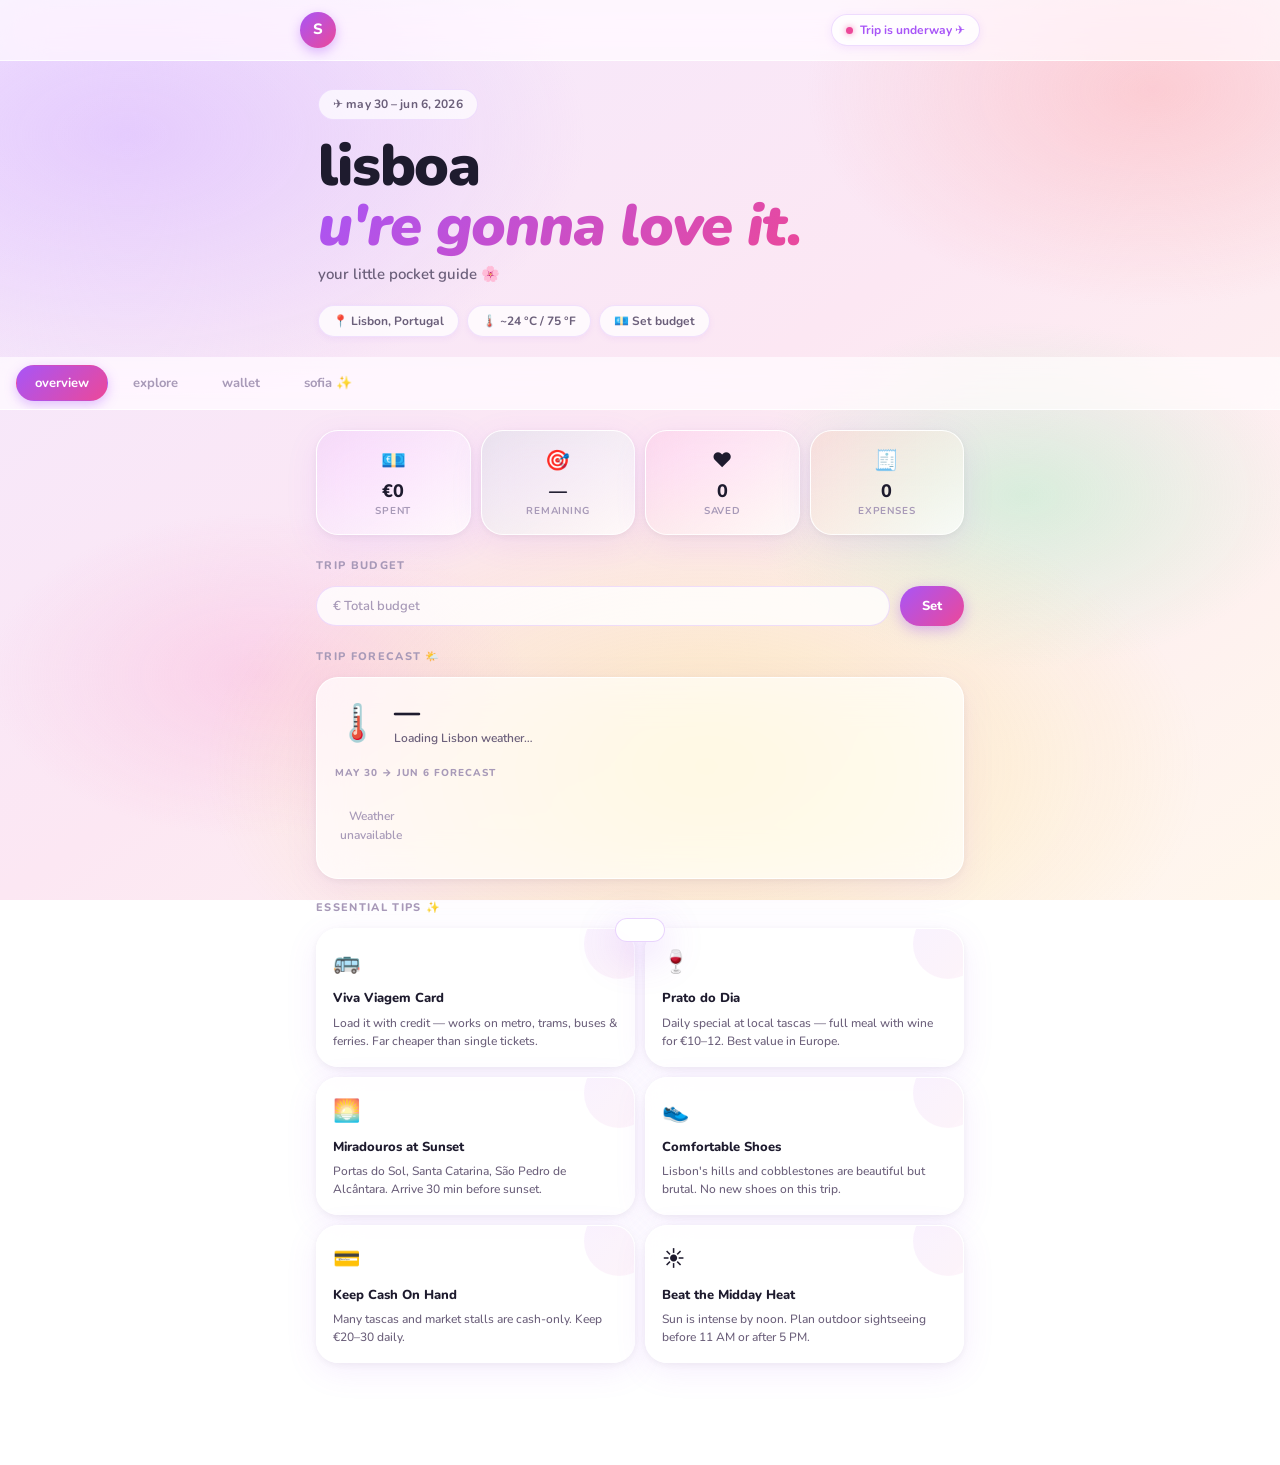
<file: index.html>
<!DOCTYPE html>
<html lang="en">
<head>
  <meta charset="UTF-8" />
  <meta name="viewport" content="width=device-width, initial-scale=1.0" />
  <title>Lisboa — Travel Companion</title>
  <link rel="stylesheet" href="styles.css" />
  <link rel="preconnect" href="https://fonts.googleapis.com" />
  <link rel="preconnect" href="https://fonts.gstatic.com" crossorigin />
  <link href="https://fonts.googleapis.com/css2?family=Nunito:ital,wght@0,400;0,600;0,700;0,800;0,900;1,400;1,700&family=Inter:wght@400;500;600&display=swap" rel="stylesheet" />
</head>
<body>

  <!-- ── TOP BAR ── -->
  <div class="topbar">
    <div class="topbar-inner">
      <div class="topbar-left">
        <div class="avatar">S</div>
      </div>
      <div class="topbar-right">
        <div class="countdown-chip" id="countdown-chip">
          <span class="chip-dot"></span>
          <span id="countdown-text">Loading…</span>
        </div>
      </div>
    </div>
  </div>

  <!-- ── HERO ── -->
  <div class="hero">
    <div class="hero-eyebrow">✈️ may 30 – jun 6, 2026</div>
    <h1 class="hero-heading" id="hero-heading">lisboa<br/><em>u're gonna love it.</em></h1>
    <div class="hero-sub">your little pocket guide 🌸</div>
    <div class="hero-chips">
      <div class="hero-chip">📍 Lisbon, Portugal</div>
      <div class="hero-chip" id="chip-weather">🌡️ ~24 °C / 75 °F</div>
      <div class="hero-chip">💶 <span id="chip-budget">Set budget</span></div>
    </div>
  </div>

  <!-- ── NAV ── -->
  <nav class="nav">
    <button class="nav-btn active" data-tab="overview">overview</button>
    <button class="nav-btn" data-tab="suggestions">explore</button>
    <button class="nav-btn" data-tab="payments">wallet</button>
    <button class="nav-btn" data-tab="agent">sofia ✨</button>
  </nav>

  <main class="main">

    <!-- ══ OVERVIEW ══ -->
    <section id="tab-overview" class="tab-section active">

      <!-- Stat row -->
      <div class="stat-row">
        <div class="stat-card">
          <div class="stat-icon">💶</div>
          <div class="stat-val" id="ov-spent">€0</div>
          <div class="stat-label">Spent</div>
        </div>
        <div class="stat-card">
          <div class="stat-icon">🎯</div>
          <div class="stat-val" id="ov-remaining">—</div>
          <div class="stat-label">Remaining</div>
        </div>
        <div class="stat-card">
          <div class="stat-icon">❤️</div>
          <div class="stat-val" id="ov-places">0</div>
          <div class="stat-label">Saved</div>
        </div>
        <div class="stat-card">
          <div class="stat-icon">🧾</div>
          <div class="stat-val" id="ov-transactions">0</div>
          <div class="stat-label">Expenses</div>
        </div>
      </div>

      <!-- Budget -->
      <div class="section-block">
        <div class="section-label">Trip Budget</div>
        <div class="budget-row">
          <input type="number" id="budget-input" class="pill-input" placeholder="€ Total budget" min="0" />
          <button class="pill-btn" onclick="setBudget()">Set</button>
        </div>
        <div id="budget-bar-wrap" style="display:none" class="budget-bar-wrap">
          <div class="budget-bar"><div class="budget-bar-fill" id="budget-bar-fill"></div></div>
          <div class="budget-bar-labels">
            <span id="budget-bar-spent">€0 spent</span>
            <span id="budget-bar-total">of €0</span>
          </div>
        </div>
      </div>

      <!-- Live weather + trip forecast -->
      <div class="section-label">trip forecast 🌤️</div>
      <div class="glass-card" style="margin-bottom:20px">
        <div id="live-weather-card" class="live-wx-now" style="margin-bottom:14px">
          <div class="live-wx-emoji">🌡️</div>
          <div><div class="live-wx-temp">—</div><div class="live-wx-desc">Loading Lisbon weather…</div></div>
        </div>
        <div class="wx-label">may 30 → jun 6 forecast</div>
        <div id="wx-forecast" class="wx-row">
          <p class="empty-state" style="padding:8px 0">Fetching forecast…</p>
        </div>
      </div>

      <!-- Tips grid -->
      <div class="section-label">essential tips ✨</div>
      <div class="tips-grid">
        <div class="tip-card">
          <div class="tip-card-icon">🚌</div>
          <div class="tip-card-title">Viva Viagem Card</div>
          <div class="tip-card-body">Load it with credit — works on metro, trams, buses & ferries. Far cheaper than single tickets.</div>
        </div>
        <div class="tip-card">
          <div class="tip-card-icon">🍷</div>
          <div class="tip-card-title">Prato do Dia</div>
          <div class="tip-card-body">Daily special at local tascas — full meal with wine for €10–12. Best value in Europe.</div>
        </div>
        <div class="tip-card">
          <div class="tip-card-icon">🌅</div>
          <div class="tip-card-title">Miradouros at Sunset</div>
          <div class="tip-card-body">Portas do Sol, Santa Catarina, São Pedro de Alcântara. Arrive 30 min before sunset.</div>
        </div>
        <div class="tip-card">
          <div class="tip-card-icon">👟</div>
          <div class="tip-card-title">Comfortable Shoes</div>
          <div class="tip-card-body">Lisbon's hills and cobblestones are beautiful but brutal. No new shoes on this trip.</div>
        </div>
        <div class="tip-card">
          <div class="tip-card-icon">💳</div>
          <div class="tip-card-title">Keep Cash On Hand</div>
          <div class="tip-card-body">Many tascas and market stalls are cash-only. Keep €20–30 daily.</div>
        </div>
        <div class="tip-card">
          <div class="tip-card-icon">☀️</div>
          <div class="tip-card-title">Beat the Midday Heat</div>
          <div class="tip-card-body">Sun is intense by noon. Plan outdoor sightseeing before 11 AM or after 5 PM.</div>
        </div>
      </div>
    </section>

    <!-- ══ SUGGESTIONS ══ -->
    <section id="tab-suggestions" class="tab-section">
      <div class="section-label" style="margin-bottom:14px">Expert Picks for Lisboa</div>
      <div class="filter-row">
        <button class="filter-pill active" data-filter="all">All</button>
        <button class="filter-pill" data-filter="sight">Sights</button>
        <button class="filter-pill" data-filter="food">Food & Drink</button>
        <button class="filter-pill" data-filter="daytrip">Day Trips</button>
        <button class="filter-pill" data-filter="experience">Experiences</button>
      </div>
      <div class="suggest-grid" id="suggestions-grid"></div>
    </section>

    <!-- ══ PAYMENTS ══ -->
    <section id="tab-payments" class="tab-section">

      <!-- Currency converter -->
      <div class="section-label">currency converter 💱</div>
      <div class="glass-card" style="margin-bottom:20px">
        <div class="conv-row">
          <input type="number" id="conv-amount" class="pill-input" placeholder="€ Euros" min="0" step="0.01" style="flex:1" />
          <span class="conv-arrow">→</span>
          <select id="conv-to" class="pill-input" style="flex:0 0 110px">
            <option value="GBP">🇬🇧 GBP</option>
            <option value="USD">🇺🇸 USD</option>
            <option value="JPY">🇯🇵 JPY</option>
            <option value="AUD">🇦🇺 AUD</option>
            <option value="CHF">🇨🇭 CHF</option>
          </select>
        </div>
        <div class="conv-result-row">
          <span class="conv-result-label">you get</span>
          <span id="conv-result" class="conv-result-val">—</span>
        </div>
        <div class="rate-label">live rates · source: ECB via frankfurter.app</div>
        <div id="rate-list" class="rate-list">
          <p class="empty-state" style="padding:4px 0">Loading rates…</p>
        </div>
      </div>

      <!-- Add form -->
      <div class="section-label">Add Expense</div>
      <div class="glass-card">
        <div class="form-group">
          <input type="text" id="exp-desc" class="pill-input full" placeholder="Description — e.g. Lunch at Alfama" />
        </div>
        <div class="form-row2">
          <input type="number" id="exp-amount" class="pill-input" placeholder="€ Amount" min="0" step="0.01" />
          <select id="exp-category" class="pill-input">
            <option value="food">🍽️ Food & Drink</option>
            <option value="transport">🚌 Transport</option>
            <option value="accommodation">🏨 Accommodation</option>
            <option value="activities">🎟️ Activities</option>
            <option value="shopping">🛍️ Shopping</option>
            <option value="other">📦 Other</option>
          </select>
        </div>
        <div class="form-row2">
          <input type="date" id="exp-date" class="pill-input" />
          <button class="pill-btn wide" onclick="addExpense()">Add Expense</button>
        </div>
      </div>

      <!-- Category breakdown -->
      <div class="section-label">By Category</div>
      <div class="glass-card" id="category-summary">
        <p class="empty-state">No expenses yet.</p>
      </div>

      <!-- Expense list -->
      <div class="expense-list-header">
        <div class="section-label" style="margin:0">All Expenses</div>
        <span class="total-badge" id="expense-total-badge">€0.00</span>
      </div>
      <div class="glass-card" id="expense-list">
        <p class="empty-state">Start tracking your Lisbon spending!</p>
      </div>
    </section>

    <!-- ══ TRAVEL AGENT ══ -->
    <section id="tab-agent" class="tab-section">

      <!-- Sofia profile -->
      <div class="sofia-card">
        <div class="sofia-avatar">🧳</div>
        <div class="sofia-info">
          <div class="sofia-name">Sofia</div>
          <div class="sofia-title">Your Lisbon Expert</div>
          <div class="sofia-bio">15+ years in Portugal & the Algarve. Born in Porto, based in London.</div>
        </div>
        <div class="sofia-status"><span class="online-dot"></span> Online</div>
      </div>

      <!-- Topic buttons -->
      <div class="section-label">Ask Sofia About</div>
      <div class="topic-grid">
        <button class="topic-card" onclick="showAdvice('neighbourhood')">
          <span class="topic-icon">🏘️</span>
          <span class="topic-label">Neighbourhoods</span>
        </button>
        <button class="topic-card" onclick="showAdvice('food')">
          <span class="topic-icon">🍽️</span>
          <span class="topic-label">Food Guide</span>
        </button>
        <button class="topic-card" onclick="showAdvice('transport')">
          <span class="topic-icon">🚌</span>
          <span class="topic-label">Getting Around</span>
        </button>
        <button class="topic-card" onclick="showAdvice('budget')">
          <span class="topic-icon">💶</span>
          <span class="topic-label">Budget Tips</span>
        </button>
        <button class="topic-card" onclick="showAdvice('safety')">
          <span class="topic-icon">🔒</span>
          <span class="topic-label">Safety & Scams</span>
        </button>
        <button class="topic-card" onclick="showAdvice('packing')">
          <span class="topic-icon">🎒</span>
          <span class="topic-label">Packing List</span>
        </button>
        <button class="topic-card" onclick="showAdvice('fado')">
          <span class="topic-icon">🎵</span>
          <span class="topic-label">Fado & Nightlife</span>
        </button>
        <button class="topic-card" onclick="showAdvice('daytrips')">
          <span class="topic-icon">🌊</span>
          <span class="topic-label">Day Trips</span>
        </button>
      </div>

      <!-- Advice panel -->
      <div class="advice-panel" id="advice-card" style="display:none">
        <div class="advice-panel-header">
          <span id="advice-icon" class="advice-panel-icon"></span>
          <h3 id="advice-title" class="advice-panel-title"></h3>
        </div>
        <div id="advice-body" class="advice-panel-body"></div>
      </div>

      <!-- 8-day itinerary -->
      <div class="section-label" style="margin-top:8px">8-Day Itinerary</div>
      <div class="glass-card">
        <div class="itinerary">
          <div class="itin-day">
            <div class="itin-day-chip">Day 1<br/><small>May 30</small></div>
            <div class="itin-day-body">
              <strong>Arrival & Baixa/Chiado</strong>
              <p>Check in, stroll Rua Augusta. Pastel de nata stop. Evening rooftop drinks at TOPO Chiado.</p>
            </div>
          </div>
          <div class="itin-day">
            <div class="itin-day-chip">Day 2<br/><small>May 31</small></div>
            <div class="itin-day-body">
              <strong>Alfama & Fado Night</strong>
              <p>São Jorge Castle, Alfama alleys, Portas do Sol. Evening: authentic fado at Tasca do Chico — book ahead!</p>
            </div>
          </div>
          <div class="itin-day">
            <div class="itin-day-chip">Day 3<br/><small>Jun 1</small></div>
            <div class="itin-day-body">
              <strong>Belém District</strong>
              <p>Jerónimos Monastery, Torre de Belém, MAAT. The original pastel de nata at Pastéis de Belém.</p>
            </div>
          </div>
          <div class="itin-day">
            <div class="itin-day-chip">Day 4<br/><small>Jun 2</small></div>
            <div class="itin-day-body">
              <strong>Day Trip: Sintra</strong>
              <p>Train from Rossio (40 min, €2.35). Pena Palace first thing. Quinta da Regaleira if time allows.</p>
            </div>
          </div>
          <div class="itin-day">
            <div class="itin-day-chip">Day 5<br/><small>Jun 3</small></div>
            <div class="itin-day-body">
              <strong>LX Factory & Santos</strong>
              <p>LX Factory market. Explore Santos & Cais do Sodré. Pink Street for evening drinks.</p>
            </div>
          </div>
          <div class="itin-day">
            <div class="itin-day-chip">Day 6<br/><small>Jun 4</small></div>
            <div class="itin-day-body">
              <strong>Day Trip: Arrábida</strong>
              <p>Rent a car — turquoise waters rivalling the Caribbean. Pack a picnic. Stop at a winery on the way back.</p>
            </div>
          </div>
          <div class="itin-day">
            <div class="itin-day-chip">Day 7<br/><small>Jun 5</small></div>
            <div class="itin-day-body">
              <strong>Príncipe Real & Graça</strong>
              <p>Antique market, botanical garden, Museu do Azulejo. Sunset at Miradouro da Graça.</p>
            </div>
          </div>
          <div class="itin-day">
            <div class="itin-day-chip">Day 8<br/><small>Jun 6</small></div>
            <div class="itin-day-body">
              <strong>Last Bites & Departure</strong>
              <p>Time Out Market feast. Pick up ginjinha, tinned fish, azulejo tiles. Airport: allow 45 min from centre.</p>
            </div>
          </div>
        </div>
      </div>

      <!-- Packing list -->
      <div id="packing-section" style="display:none">
        <div class="section-label" style="margin-top:8px">Packing Checklist</div>
        <div class="glass-card">
          <div id="packing-list" class="packing-list"></div>
        </div>
      </div>

    </section>
  </main>

  <div class="toast" id="toast"></div>

  <script src="data.js"></script>
  <script src="app.js"></script>
</body>
</html>
</file>
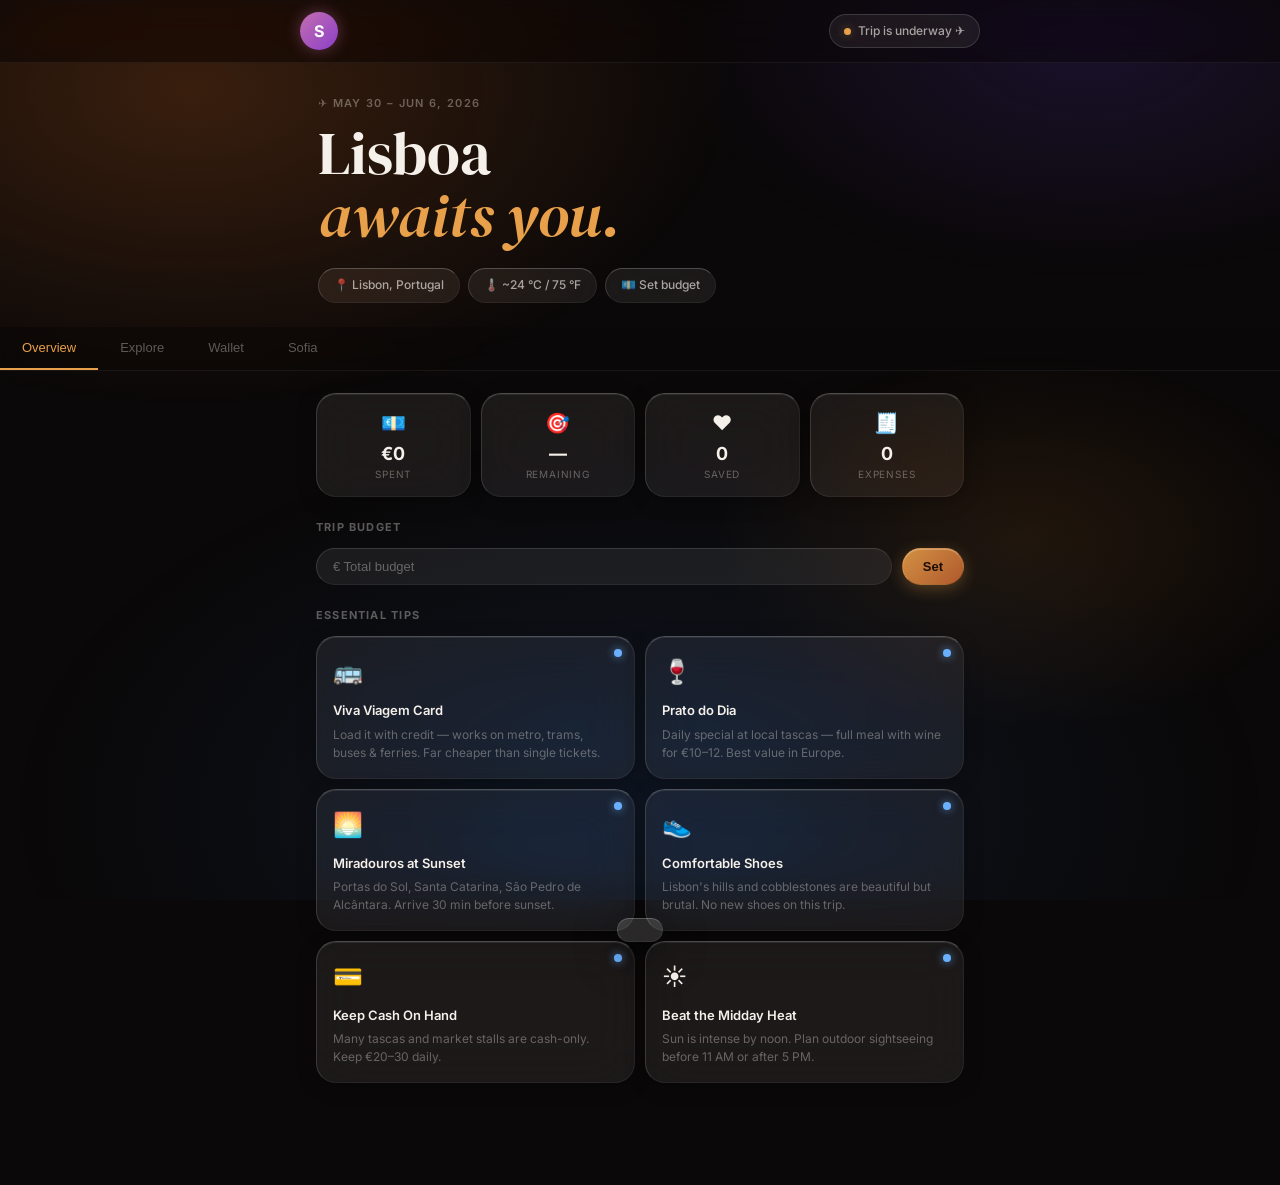
<file: lisbon-travel.html>
<!DOCTYPE html>
<html lang="en">
<head>
  <meta charset="UTF-8" />
  <meta name="viewport" content="width=device-width, initial-scale=1.0" />
  <title>Lisboa — Travel Companion</title>
  <style>
/* ── Reset ──────────────────────────────────────────────────────────────────── */
*, *::before, *::after { box-sizing: border-box; margin: 0; padding: 0; }

:root {
  /* Base */
  --bg:           #0a0808;
  --text:         #f5f0ea;
  --text-soft:    rgba(245,240,234,0.65);
  --text-muted:   rgba(245,240,234,0.35);

  /* Gold accent */
  --gold:         #e8a04a;
  --gold-light:   #f5c47a;
  --gold-glow:    rgba(232,160,74,0.35);

  /* SwiftUI glass layers — dark mode materials */
  --glass-ultra:  rgba(255,255,255,0.04);   /* .ultraThinMaterial */
  --glass-thin:   rgba(255,255,255,0.07);   /* .thinMaterial      */
  --glass-reg:    rgba(255,255,255,0.10);   /* .regularMaterial   */
  --glass-thick:  rgba(255,255,255,0.14);   /* .thickMaterial     */

  --glass-border: rgba(255,255,255,0.14);
  --glass-border-hi: rgba(255,255,255,0.22); /* top-edge highlight */
  --glass-border-lo: rgba(255,255,255,0.06);

  --blur:         saturate(200%) blur(24px);

  /* Semantic */
  --blue:         #6ab0ff;
  --green:        #5ecb8a;
  --red:          #f06060;

  --r:            20px;
  --r-sm:         13px;
  --r-pill:       999px;
}

html { scroll-behavior: smooth; }

body {
  font-family: 'Inter', system-ui, -apple-system, sans-serif;
  background: var(--bg);
  color: var(--text);
  min-height: 100vh;
  font-size: 14px;
  line-height: 1.55;
  -webkit-font-smoothing: antialiased;
  overflow-x: hidden;
}

/* ── Background: gradient orbs (something to blur through) ────────────────── */
body::before {
  content: '';
  position: fixed;
  inset: 0;
  z-index: 0;
  background:
    radial-gradient(ellipse 60% 50% at 15% 10%,  rgba(180,90,30,0.28)  0%, transparent 70%),
    radial-gradient(ellipse 50% 40% at 85% 5%,   rgba(100,60,200,0.18) 0%, transparent 65%),
    radial-gradient(ellipse 70% 60% at 50% 90%,  rgba(40,100,180,0.15) 0%, transparent 70%),
    radial-gradient(ellipse 40% 35% at 80% 60%,  rgba(200,120,40,0.12) 0%, transparent 60%);
  pointer-events: none;
}
body > * { position: relative; z-index: 1; }

/* ── Glass mixin helpers ───────────────────────────────────────────────────── */
.glass,
.glass-card,
.stat-card,
.tip-card,
.suggest-card,
.sofia-card,
.topic-card,
.advice-panel,
.topbar,
.nav,
.hero-chip,
.countdown-chip,
.meta-chip,
.filter-pill,
.itin-day-chip,
.total-badge,
.tag,
.expense-list-header {
  backdrop-filter: var(--blur);
  -webkit-backdrop-filter: var(--blur);
}

/* ── Top bar ─────────────────────────────────────────────────────────────────── */
.topbar {
  position: sticky;
  top: 0;
  z-index: 100;
  background: rgba(10,8,8,0.6);
  border-bottom: 1px solid var(--glass-border-lo);
  padding: 12px 18px;
}
.topbar-inner {
  max-width: 680px;
  margin: 0 auto;
  display: flex;
  justify-content: space-between;
  align-items: center;
}
.avatar {
  width: 38px; height: 38px;
  border-radius: 50%;
  background: linear-gradient(135deg, #c46eb0, #8b3fc8);
  color: #fff;
  font-size: 16px;
  font-weight: 700;
  display: flex;
  align-items: center;
  justify-content: center;
  box-shadow: 0 0 16px rgba(196,110,176,0.4);
}
.countdown-chip {
  display: flex;
  align-items: center;
  gap: 7px;
  background: var(--glass-thin);
  border: 1px solid var(--glass-border);
  border-radius: var(--r-pill);
  padding: 7px 14px;
  font-size: 12px;
  font-weight: 500;
  color: var(--text-soft);
}
.chip-dot {
  width: 7px; height: 7px;
  border-radius: 50%;
  background: var(--gold);
  box-shadow: 0 0 8px var(--gold-glow);
  flex-shrink: 0;
}

/* ── Hero ────────────────────────────────────────────────────────────────────── */
.hero {
  max-width: 680px;
  margin: 0 auto;
  padding: 32px 18px 24px;
}
.hero-eyebrow {
  font-size: 11px;
  font-weight: 600;
  color: var(--text-muted);
  text-transform: uppercase;
  letter-spacing: 0.12em;
  margin-bottom: 10px;
}
.hero-heading {
  font-family: 'DM Serif Display', Georgia, serif;
  font-size: clamp(42px, 11vw, 60px);
  font-weight: 400;
  line-height: 1.05;
  color: var(--text);
  margin-bottom: 20px;
}
.hero-heading em { color: var(--gold); font-style: italic; }
.hero-chips { display: flex; flex-wrap: wrap; gap: 8px; }
.hero-chip {
  background: var(--glass-thin);
  border-top: 1px solid var(--glass-border-hi);
  border-left: 1px solid var(--glass-border);
  border-right: 1px solid var(--glass-border-lo);
  border-bottom: 1px solid var(--glass-border-lo);
  border-radius: var(--r-pill);
  padding: 7px 15px;
  font-size: 12px;
  color: var(--text-soft);
  font-weight: 500;
}

/* ── Nav ─────────────────────────────────────────────────────────────────────── */
.nav {
  position: sticky;
  top: 63px;
  z-index: 99;
  background: rgba(10,8,8,0.55);
  border-bottom: 1px solid var(--glass-border-lo);
  display: flex;
  overflow-x: auto;
  scrollbar-width: none;
}
.nav::-webkit-scrollbar { display: none; }
.nav-btn {
  flex-shrink: 0;
  padding: 13px 22px;
  background: none;
  border: none;
  border-bottom: 2px solid transparent;
  color: var(--text-muted);
  font-size: 13px;
  font-weight: 500;
  cursor: pointer;
  transition: color 0.2s, border-color 0.2s;
}
.nav-btn:hover { color: var(--text-soft); }
.nav-btn.active { color: var(--gold); border-bottom-color: var(--gold); }

/* ── Main ────────────────────────────────────────────────────────────────────── */
.main { max-width: 680px; margin: 0 auto; padding: 22px 16px 80px; }
.tab-section { display: none; }
.tab-section.active { display: block; }

/* ── Section label ───────────────────────────────────────────────────────────── */
.section-label {
  font-size: 11px;
  font-weight: 700;
  text-transform: uppercase;
  letter-spacing: 0.11em;
  color: var(--text-muted);
  margin-bottom: 12px;
}

/* ── Glass card (base) ───────────────────────────────────────────────────────── */
.glass-card {
  background: var(--glass-thin);
  border-top: 1px solid var(--glass-border-hi);
  border-left: 1px solid var(--glass-border);
  border-right: 1px solid var(--glass-border-lo);
  border-bottom: 1px solid var(--glass-border-lo);
  border-radius: var(--r);
  padding: 18px;
  margin-bottom: 20px;
  box-shadow: 0 8px 32px rgba(0,0,0,0.3), inset 0 1px 0 rgba(255,255,255,0.08);
}

/* ── Stat row ────────────────────────────────────────────────────────────────── */
.stat-row {
  display: grid;
  grid-template-columns: repeat(4, 1fr);
  gap: 10px;
  margin-bottom: 22px;
}
@media (max-width: 420px) { .stat-row { grid-template-columns: repeat(2, 1fr); } }
.stat-card {
  background: var(--glass-thin);
  border-top: 1px solid var(--glass-border-hi);
  border-left: 1px solid var(--glass-border);
  border-right: 1px solid var(--glass-border-lo);
  border-bottom: 1px solid var(--glass-border-lo);
  border-radius: var(--r);
  padding: 14px 10px;
  text-align: center;
  box-shadow: 0 4px 20px rgba(0,0,0,0.25), inset 0 1px 0 rgba(255,255,255,0.08);
  transition: transform 0.18s;
}
.stat-card:hover { transform: translateY(-2px); }
.stat-icon { font-size: 20px; margin-bottom: 6px; }
.stat-val { font-size: 18px; font-weight: 700; color: var(--text); line-height: 1; margin-bottom: 4px; }
.stat-label { font-size: 10px; text-transform: uppercase; letter-spacing: 0.08em; color: var(--text-muted); }

/* ── Budget ──────────────────────────────────────────────────────────────────── */
.section-block { margin-bottom: 22px; }
.budget-row { display: flex; gap: 10px; margin-bottom: 12px; }
.budget-bar {
  height: 6px;
  background: var(--glass-thin);
  border-radius: var(--r-pill);
  overflow: hidden;
  margin-bottom: 6px;
  border: 1px solid var(--glass-border-lo);
}
.budget-bar-fill {
  height: 100%;
  border-radius: var(--r-pill);
  background: var(--green);
  box-shadow: 0 0 8px rgba(94,203,138,0.5);
  transition: width 0.5s ease, background 0.4s;
}
.budget-bar-labels { display: flex; justify-content: space-between; font-size: 11px; color: var(--text-muted); }

/* ── Inputs & buttons ────────────────────────────────────────────────────────── */
.pill-input {
  background: var(--glass-thin);
  border-top: 1px solid var(--glass-border);
  border-left: 1px solid var(--glass-border);
  border-right: 1px solid var(--glass-border-lo);
  border-bottom: 1px solid var(--glass-border-lo);
  border-radius: var(--r-pill);
  color: var(--text);
  padding: 10px 16px;
  font-size: 13px;
  outline: none;
  appearance: none;
  flex: 1;
  min-width: 0;
  transition: border-color 0.2s, box-shadow 0.2s;
}
.pill-input::placeholder { color: var(--text-muted); }
.pill-input:focus {
  border-color: rgba(232,160,74,0.5);
  box-shadow: 0 0 0 3px rgba(232,160,74,0.12), inset 0 1px 0 rgba(255,255,255,0.08);
}
.pill-input option { background: #1a1410; }
.pill-input.full { width: 100%; border-radius: var(--r-sm); }

.pill-btn {
  background: linear-gradient(135deg, rgba(232,160,74,0.9), rgba(192,96,48,0.9));
  border-top: 1px solid rgba(255,220,140,0.35);
  border-left: 1px solid rgba(255,200,100,0.2);
  border-right: 1px solid rgba(0,0,0,0.1);
  border-bottom: 1px solid rgba(0,0,0,0.15);
  border-radius: var(--r-pill);
  color: #1a0e05;
  font-size: 13px;
  font-weight: 700;
  padding: 10px 20px;
  cursor: pointer;
  white-space: nowrap;
  box-shadow: 0 4px 16px rgba(232,160,74,0.3), inset 0 1px 0 rgba(255,255,255,0.25);
  transition: opacity 0.18s, transform 0.12s;
  flex-shrink: 0;
}
.pill-btn:hover { opacity: 0.92; transform: translateY(-1px); }
.pill-btn:active { transform: scale(0.97); }
.pill-btn.wide { flex: 1; border-radius: var(--r-sm); }

/* ── Tips grid ───────────────────────────────────────────────────────────────── */
.tips-grid { display: grid; grid-template-columns: 1fr 1fr; gap: 10px; margin-bottom: 22px; }
@media (max-width: 400px) { .tips-grid { grid-template-columns: 1fr; } }

.tip-card {
  background: var(--glass-thin);
  border-top: 1px solid var(--glass-border-hi);
  border-left: 1px solid var(--glass-border);
  border-right: 1px solid var(--glass-border-lo);
  border-bottom: 1px solid var(--glass-border-lo);
  border-radius: var(--r);
  padding: 16px;
  position: relative;
  box-shadow: 0 4px 20px rgba(0,0,0,0.22), inset 0 1px 0 rgba(255,255,255,0.08);
  transition: transform 0.18s, box-shadow 0.18s;
}
.tip-card:hover {
  transform: translateY(-2px);
  box-shadow: 0 10px 30px rgba(0,0,0,0.3), inset 0 1px 0 rgba(255,255,255,0.1);
}
.tip-card::after {
  content: '';
  position: absolute;
  top: 12px; right: 12px;
  width: 8px; height: 8px;
  border-radius: 50%;
  background: var(--blue);
  box-shadow: 0 0 8px rgba(106,176,255,0.7);
}
.tip-card-icon { font-size: 24px; margin-bottom: 10px; }
.tip-card-title { font-size: 13px; font-weight: 600; color: var(--text); margin-bottom: 5px; }
.tip-card-body { font-size: 12px; color: var(--text-muted); line-height: 1.5; }

/* ── Suggestions ─────────────────────────────────────────────────────────────── */
.filter-row { display: flex; flex-wrap: wrap; gap: 7px; margin-bottom: 18px; }
.filter-pill {
  background: var(--glass-ultra);
  border-top: 1px solid var(--glass-border);
  border-left: 1px solid var(--glass-border-lo);
  border-right: 1px solid var(--glass-border-lo);
  border-bottom: 1px solid var(--glass-border-lo);
  border-radius: var(--r-pill);
  color: var(--text-muted);
  font-size: 12px;
  font-weight: 500;
  padding: 6px 14px;
  cursor: pointer;
  transition: all 0.18s;
}
.filter-pill:hover { background: var(--glass-thin); color: var(--text-soft); }
.filter-pill.active {
  background: linear-gradient(135deg, rgba(232,160,74,0.85), rgba(192,96,48,0.85));
  border-color: rgba(255,220,140,0.3);
  color: #1a0e05;
  font-weight: 700;
  box-shadow: 0 4px 14px rgba(232,160,74,0.3);
}

.suggest-grid { display: grid; grid-template-columns: 1fr 1fr; gap: 10px; }
@media (max-width: 380px) { .suggest-grid { grid-template-columns: 1fr; } }

.suggest-card {
  background: var(--glass-thin);
  border-top: 1px solid var(--glass-border-hi);
  border-left: 1px solid var(--glass-border);
  border-right: 1px solid var(--glass-border-lo);
  border-bottom: 1px solid var(--glass-border-lo);
  border-radius: var(--r);
  padding: 16px;
  position: relative;
  box-shadow: 0 4px 24px rgba(0,0,0,0.25), inset 0 1px 0 rgba(255,255,255,0.08);
  transition: transform 0.18s, box-shadow 0.18s;
}
.suggest-card:hover {
  transform: translateY(-3px);
  box-shadow: 0 12px 36px rgba(0,0,0,0.35), inset 0 1px 0 rgba(255,255,255,0.12);
}
.suggest-card.must-do {
  background: linear-gradient(160deg, rgba(232,160,74,0.1), var(--glass-thin));
}

.suggest-dot {
  position: absolute;
  top: 12px; right: 12px;
  width: 9px; height: 9px;
  border-radius: 50%;
  background: var(--blue);
  box-shadow: 0 0 8px rgba(106,176,255,0.7);
}
.suggest-dot.gold {
  background: var(--gold);
  box-shadow: 0 0 10px var(--gold-glow);
}

.suggest-emoji { font-size: 28px; margin-bottom: 10px; display: block; }
.suggest-name { font-size: 13px; font-weight: 600; color: var(--text); margin-bottom: 4px; line-height: 1.3; }
.suggest-area { font-size: 11px; color: var(--text-muted); margin-bottom: 8px; }
.suggest-stars { color: var(--gold); font-size: 11px; letter-spacing: 1px; margin-bottom: 8px; }
.suggest-meta { display: flex; flex-wrap: wrap; gap: 5px; margin-bottom: 8px; }
.meta-chip {
  background: var(--glass-ultra);
  border: 1px solid var(--glass-border-lo);
  border-radius: var(--r-pill);
  font-size: 10px;
  color: var(--text-muted);
  padding: 2px 8px;
}
.suggest-cost { font-size: 11px; color: var(--green); margin-bottom: 8px; }
.suggest-tip { font-size: 11px; color: var(--text-muted); line-height: 1.5; margin-bottom: 10px; }
.suggest-tags { display: flex; flex-wrap: wrap; gap: 4px; margin-bottom: 10px; }
.tag {
  background: rgba(232,160,74,0.1);
  border: 1px solid rgba(232,160,74,0.2);
  color: var(--gold-light);
  font-size: 9px;
  padding: 2px 7px;
  border-radius: var(--r-pill);
}
.save-row { display: flex; justify-content: flex-end; }
.save-btn {
  background: var(--glass-ultra);
  border: 1px solid var(--glass-border);
  border-radius: var(--r-pill);
  color: var(--text-muted);
  font-size: 11px;
  padding: 5px 12px;
  cursor: pointer;
  transition: all 0.15s;
  display: flex; align-items: center; gap: 5px;
}
.save-btn:hover { background: var(--glass-thin); color: var(--text); }
.save-btn.saved {
  background: rgba(232,160,74,0.15);
  border-color: rgba(232,160,74,0.3);
  color: var(--gold);
}

/* ── Payments ────────────────────────────────────────────────────────────────── */
.form-group { margin-bottom: 10px; }
.form-row2 { display: grid; grid-template-columns: 1fr 1fr; gap: 10px; margin-bottom: 10px; }
@media (max-width: 380px) { .form-row2 { grid-template-columns: 1fr; } }

.expense-list-header {
  display: flex;
  justify-content: space-between;
  align-items: center;
  margin-bottom: 12px;
}
.total-badge {
  background: rgba(94,203,138,0.12);
  border: 1px solid rgba(94,203,138,0.22);
  color: var(--green);
  font-size: 12px;
  font-weight: 700;
  padding: 4px 12px;
  border-radius: var(--r-pill);
  box-shadow: 0 0 12px rgba(94,203,138,0.15);
}
.expense-item {
  display: flex;
  justify-content: space-between;
  align-items: center;
  padding: 11px 0;
  border-bottom: 1px solid var(--glass-border-lo);
  gap: 10px;
}
.expense-item:last-child { border-bottom: none; }
.expense-left { display: flex; gap: 10px; align-items: center; min-width: 0; }
.exp-cat-icon {
  width: 34px; height: 34px;
  border-radius: 10px;
  display: flex; align-items: center; justify-content: center;
  font-size: 15px;
  flex-shrink: 0;
  border: 1px solid var(--glass-border-lo);
}
.exp-desc { font-size: 13px; font-weight: 500; white-space: nowrap; overflow: hidden; text-overflow: ellipsis; max-width: 160px; }
.exp-meta { font-size: 10px; color: var(--text-muted); }
.expense-right { display: flex; align-items: center; gap: 10px; flex-shrink: 0; }
.exp-amount { font-size: 14px; font-weight: 700; }
.exp-del {
  background: none;
  border: 1px solid transparent;
  border-radius: 6px;
  color: var(--text-muted);
  font-size: 11px;
  padding: 3px 6px;
  cursor: pointer;
  transition: all 0.15s;
}
.exp-del:hover { border-color: var(--red); color: var(--red); box-shadow: 0 0 8px rgba(240,96,96,0.2); }

.cat-row { margin-bottom: 12px; }
.cat-row:last-child { margin-bottom: 0; }
.cat-row-top { display: flex; justify-content: space-between; font-size: 12px; margin-bottom: 5px; }
.cat-name { color: var(--text-soft); }
.cat-amt { font-weight: 600; color: var(--text); }
.cat-amt small { color: var(--text-muted); font-weight: 400; }
.cat-bar {
  height: 5px;
  background: var(--glass-ultra);
  border-radius: var(--r-pill);
  overflow: hidden;
  border: 1px solid var(--glass-border-lo);
}
.cat-bar-fill { height: 100%; border-radius: var(--r-pill); transition: width 0.5s ease; }

/* ── Travel Agent / Sofia ────────────────────────────────────────────────────── */
.sofia-card {
  background: var(--glass-thin);
  border-top: 1px solid var(--glass-border-hi);
  border-left: 1px solid var(--glass-border);
  border-right: 1px solid var(--glass-border-lo);
  border-bottom: 1px solid var(--glass-border-lo);
  border-radius: var(--r);
  padding: 18px;
  display: flex;
  gap: 14px;
  align-items: flex-start;
  margin-bottom: 22px;
  position: relative;
  box-shadow: 0 8px 32px rgba(0,0,0,0.3), inset 0 1px 0 rgba(255,255,255,0.1);
}
.sofia-avatar {
  width: 52px; height: 52px;
  border-radius: 50%;
  background: linear-gradient(135deg, var(--gold), #c06030);
  display: flex; align-items: center; justify-content: center;
  font-size: 24px;
  flex-shrink: 0;
  box-shadow: 0 0 20px rgba(232,160,74,0.4), 0 4px 12px rgba(0,0,0,0.3);
  border: 1px solid rgba(255,220,140,0.25);
}
.sofia-name { font-size: 15px; font-weight: 700; margin-bottom: 2px; }
.sofia-title { font-size: 12px; color: var(--gold); margin-bottom: 4px; }
.sofia-bio { font-size: 11px; color: var(--text-muted); }
.sofia-status {
  position: absolute;
  top: 14px; right: 14px;
  display: flex; align-items: center; gap: 5px;
  font-size: 10px;
  color: var(--green);
  background: rgba(94,203,138,0.08);
  border: 1px solid rgba(94,203,138,0.18);
  border-radius: var(--r-pill);
  padding: 3px 10px;
}
.online-dot {
  width: 6px; height: 6px;
  border-radius: 50%;
  background: var(--green);
  box-shadow: 0 0 7px rgba(94,203,138,0.8);
}

/* Topic grid */
.topic-grid { display: grid; grid-template-columns: 1fr 1fr; gap: 10px; margin-bottom: 20px; }

.topic-card {
  background: var(--glass-thin);
  border-top: 1px solid var(--glass-border-hi);
  border-left: 1px solid var(--glass-border);
  border-right: 1px solid var(--glass-border-lo);
  border-bottom: 1px solid var(--glass-border-lo);
  border-radius: var(--r);
  padding: 16px;
  display: flex;
  flex-direction: column;
  gap: 8px;
  cursor: pointer;
  text-align: left;
  position: relative;
  box-shadow: 0 4px 20px rgba(0,0,0,0.22), inset 0 1px 0 rgba(255,255,255,0.07);
  transition: transform 0.18s, box-shadow 0.18s, background 0.18s;
}
.topic-card::after {
  content: '';
  position: absolute;
  top: 10px; right: 10px;
  width: 8px; height: 8px;
  border-radius: 50%;
  background: var(--blue);
  box-shadow: 0 0 8px rgba(106,176,255,0.7);
}
.topic-card:hover {
  background: var(--glass-reg);
  transform: translateY(-2px);
  box-shadow: 0 10px 30px rgba(0,0,0,0.3), inset 0 1px 0 rgba(255,255,255,0.12);
}
.topic-icon { font-size: 26px; }
.topic-label { font-size: 13px; font-weight: 500; color: var(--text); line-height: 1.3; }

/* Advice panel */
.advice-panel {
  background: linear-gradient(160deg, rgba(232,160,74,0.08), var(--glass-thin));
  border-top: 1px solid rgba(232,160,74,0.3);
  border-left: 1px solid rgba(232,160,74,0.15);
  border-right: 1px solid var(--glass-border-lo);
  border-bottom: 1px solid var(--glass-border-lo);
  border-radius: var(--r);
  padding: 20px;
  margin-bottom: 20px;
  box-shadow: 0 8px 32px rgba(0,0,0,0.25), inset 0 1px 0 rgba(255,220,140,0.12);
}
.advice-panel-header { display: flex; align-items: center; gap: 10px; margin-bottom: 14px; }
.advice-panel-icon { font-size: 24px; }
.advice-panel-title {
  font-family: 'DM Serif Display', Georgia, serif;
  font-size: 20px;
  color: var(--gold-light);
  font-weight: 400;
}
.advice-panel-body { font-size: 13px; color: var(--text-muted); line-height: 1.7; }
.advice-panel-body h4 { color: var(--text-soft); font-size: 11px; text-transform: uppercase; letter-spacing: 0.09em; margin: 14px 0 7px; }
.advice-panel-body ul { padding-left: 16px; }
.advice-panel-body li { margin-bottom: 5px; }
.advice-panel-body strong { color: var(--text); }
.advice-panel-body p { margin-bottom: 8px; }
.advice-panel-body em { color: var(--gold); font-style: normal; }

/* ── Itinerary ───────────────────────────────────────────────────────────────── */
.itinerary { display: flex; flex-direction: column; }
.itin-day {
  display: grid;
  grid-template-columns: 72px 1fr;
  gap: 14px;
  padding: 14px 0;
  border-bottom: 1px solid var(--glass-border-lo);
}
.itin-day:last-child { border-bottom: none; padding-bottom: 0; }
.itin-day-chip {
  background: var(--glass-ultra);
  border-top: 1px solid var(--glass-border);
  border-left: 1px solid var(--glass-border-lo);
  border-right: 1px solid var(--glass-border-lo);
  border-bottom: 1px solid var(--glass-border-lo);
  border-radius: var(--r-sm);
  padding: 8px;
  font-size: 11px;
  font-weight: 700;
  color: var(--gold);
  text-align: center;
  line-height: 1.4;
  align-self: start;
}
.itin-day-chip small { color: var(--text-muted); font-weight: 400; }
.itin-day-body strong { display: block; font-size: 13px; margin-bottom: 3px; }
.itin-day-body p { font-size: 12px; color: var(--text-muted); }

/* ── Packing ─────────────────────────────────────────────────────────────────── */
.packing-list { display: grid; grid-template-columns: 1fr 1fr; gap: 0 16px; }
@media (max-width: 420px) { .packing-list { grid-template-columns: 1fr; } }
.packing-category { margin-bottom: 16px; }
.packing-cat-title { font-size: 10px; font-weight: 700; text-transform: uppercase; letter-spacing: 0.1em; color: var(--gold); margin-bottom: 8px; }
.packing-item {
  display: flex; align-items: flex-start; gap: 7px;
  font-size: 12px; color: var(--text-muted);
  cursor: pointer; padding: 4px 0;
}
.packing-item input { accent-color: var(--gold); margin-top: 2px; flex-shrink: 0; }
.packing-item.packed { text-decoration: line-through; opacity: 0.4; }

/* ── Empty / Toast ───────────────────────────────────────────────────────────── */
.empty-state { color: var(--text-muted); font-size: 12px; text-align: center; padding: 16px 0; }

.toast {
  position: fixed;
  bottom: 28px; left: 50%;
  transform: translateX(-50%) translateY(70px);
  background: var(--glass-thick);
  border-top: 1px solid var(--glass-border-hi);
  border-left: 1px solid var(--glass-border);
  border-right: 1px solid var(--glass-border-lo);
  border-bottom: 1px solid var(--glass-border-lo);
  color: var(--text);
  font-size: 13px;
  padding: 11px 22px;
  border-radius: var(--r-pill);
  box-shadow: 0 12px 40px rgba(0,0,0,0.5);
  transition: transform 0.3s cubic-bezier(.4,0,.2,1);
  z-index: 999;
  white-space: nowrap;
}
.toast.show { transform: translateX(-50%) translateY(0); }

/* ── Scrollbar ───────────────────────────────────────────────────────────────── */
::-webkit-scrollbar { width: 5px; height: 5px; }
::-webkit-scrollbar-track { background: transparent; }
::-webkit-scrollbar-thumb { background: var(--glass-border); border-radius: var(--r-pill); }

</style>
  <link rel="preconnect" href="https://fonts.googleapis.com" />
  <link rel="preconnect" href="https://fonts.gstatic.com" crossorigin />
  <link href="https://fonts.googleapis.com/css2?family=DM+Serif+Display:ital@0;1&family=Inter:wght@300;400;500;600;700&display=swap" rel="stylesheet" />
</head>
<body>

  <!-- ── TOP BAR ── -->
  <div class="topbar">
    <div class="topbar-inner">
      <div class="topbar-left">
        <div class="avatar">S</div>
      </div>
      <div class="topbar-right">
        <div class="countdown-chip" id="countdown-chip">
          <span class="chip-dot"></span>
          <span id="countdown-text">Loading…</span>
        </div>
      </div>
    </div>
  </div>

  <!-- ── HERO ── -->
  <div class="hero">
    <div class="hero-eyebrow">✈️ May 30 – Jun 6, 2026</div>
    <h1 class="hero-heading" id="hero-heading">Lisboa<br/><em>awaits you.</em></h1>
    <div class="hero-chips">
      <div class="hero-chip">📍 Lisbon, Portugal</div>
      <div class="hero-chip">🌡️ ~24 °C / 75 °F</div>
      <div class="hero-chip">💶 <span id="chip-budget">Set budget</span></div>
    </div>
  </div>

  <!-- ── NAV ── -->
  <nav class="nav">
    <button class="nav-btn active" data-tab="overview">Overview</button>
    <button class="nav-btn" data-tab="suggestions">Explore</button>
    <button class="nav-btn" data-tab="payments">Wallet</button>
    <button class="nav-btn" data-tab="agent">Sofia</button>
  </nav>

  <main class="main">

    <!-- ══ OVERVIEW ══ -->
    <section id="tab-overview" class="tab-section active">

      <!-- Stat row -->
      <div class="stat-row">
        <div class="stat-card">
          <div class="stat-icon">💶</div>
          <div class="stat-val" id="ov-spent">€0</div>
          <div class="stat-label">Spent</div>
        </div>
        <div class="stat-card">
          <div class="stat-icon">🎯</div>
          <div class="stat-val" id="ov-remaining">—</div>
          <div class="stat-label">Remaining</div>
        </div>
        <div class="stat-card">
          <div class="stat-icon">❤️</div>
          <div class="stat-val" id="ov-places">0</div>
          <div class="stat-label">Saved</div>
        </div>
        <div class="stat-card">
          <div class="stat-icon">🧾</div>
          <div class="stat-val" id="ov-transactions">0</div>
          <div class="stat-label">Expenses</div>
        </div>
      </div>

      <!-- Budget -->
      <div class="section-block">
        <div class="section-label">Trip Budget</div>
        <div class="budget-row">
          <input type="number" id="budget-input" class="pill-input" placeholder="€ Total budget" min="0" />
          <button class="pill-btn" onclick="setBudget()">Set</button>
        </div>
        <div id="budget-bar-wrap" style="display:none" class="budget-bar-wrap">
          <div class="budget-bar"><div class="budget-bar-fill" id="budget-bar-fill"></div></div>
          <div class="budget-bar-labels">
            <span id="budget-bar-spent">€0 spent</span>
            <span id="budget-bar-total">of €0</span>
          </div>
        </div>
      </div>

      <!-- Tips grid -->
      <div class="section-label">Essential Tips</div>
      <div class="tips-grid">
        <div class="tip-card">
          <div class="tip-card-icon">🚌</div>
          <div class="tip-card-title">Viva Viagem Card</div>
          <div class="tip-card-body">Load it with credit — works on metro, trams, buses & ferries. Far cheaper than single tickets.</div>
        </div>
        <div class="tip-card">
          <div class="tip-card-icon">🍷</div>
          <div class="tip-card-title">Prato do Dia</div>
          <div class="tip-card-body">Daily special at local tascas — full meal with wine for €10–12. Best value in Europe.</div>
        </div>
        <div class="tip-card">
          <div class="tip-card-icon">🌅</div>
          <div class="tip-card-title">Miradouros at Sunset</div>
          <div class="tip-card-body">Portas do Sol, Santa Catarina, São Pedro de Alcântara. Arrive 30 min before sunset.</div>
        </div>
        <div class="tip-card">
          <div class="tip-card-icon">👟</div>
          <div class="tip-card-title">Comfortable Shoes</div>
          <div class="tip-card-body">Lisbon's hills and cobblestones are beautiful but brutal. No new shoes on this trip.</div>
        </div>
        <div class="tip-card">
          <div class="tip-card-icon">💳</div>
          <div class="tip-card-title">Keep Cash On Hand</div>
          <div class="tip-card-body">Many tascas and market stalls are cash-only. Keep €20–30 daily.</div>
        </div>
        <div class="tip-card">
          <div class="tip-card-icon">☀️</div>
          <div class="tip-card-title">Beat the Midday Heat</div>
          <div class="tip-card-body">Sun is intense by noon. Plan outdoor sightseeing before 11 AM or after 5 PM.</div>
        </div>
      </div>
    </section>

    <!-- ══ SUGGESTIONS ══ -->
    <section id="tab-suggestions" class="tab-section">
      <div class="section-label" style="margin-bottom:14px">Expert Picks for Lisboa</div>
      <div class="filter-row">
        <button class="filter-pill active" data-filter="all">All</button>
        <button class="filter-pill" data-filter="sight">Sights</button>
        <button class="filter-pill" data-filter="food">Food & Drink</button>
        <button class="filter-pill" data-filter="daytrip">Day Trips</button>
        <button class="filter-pill" data-filter="experience">Experiences</button>
      </div>
      <div class="suggest-grid" id="suggestions-grid"></div>
    </section>

    <!-- ══ PAYMENTS ══ -->
    <section id="tab-payments" class="tab-section">

      <!-- Add form -->
      <div class="section-label">Add Expense</div>
      <div class="glass-card">
        <div class="form-group">
          <input type="text" id="exp-desc" class="pill-input full" placeholder="Description — e.g. Lunch at Alfama" />
        </div>
        <div class="form-row2">
          <input type="number" id="exp-amount" class="pill-input" placeholder="€ Amount" min="0" step="0.01" />
          <select id="exp-category" class="pill-input">
            <option value="food">🍽️ Food & Drink</option>
            <option value="transport">🚌 Transport</option>
            <option value="accommodation">🏨 Accommodation</option>
            <option value="activities">🎟️ Activities</option>
            <option value="shopping">🛍️ Shopping</option>
            <option value="other">📦 Other</option>
          </select>
        </div>
        <div class="form-row2">
          <input type="date" id="exp-date" class="pill-input" />
          <button class="pill-btn wide" onclick="addExpense()">Add Expense</button>
        </div>
      </div>

      <!-- Category breakdown -->
      <div class="section-label">By Category</div>
      <div class="glass-card" id="category-summary">
        <p class="empty-state">No expenses yet.</p>
      </div>

      <!-- Expense list -->
      <div class="expense-list-header">
        <div class="section-label" style="margin:0">All Expenses</div>
        <span class="total-badge" id="expense-total-badge">€0.00</span>
      </div>
      <div class="glass-card" id="expense-list">
        <p class="empty-state">Start tracking your Lisbon spending!</p>
      </div>
    </section>

    <!-- ══ TRAVEL AGENT ══ -->
    <section id="tab-agent" class="tab-section">

      <!-- Sofia profile -->
      <div class="sofia-card">
        <div class="sofia-avatar">🧳</div>
        <div class="sofia-info">
          <div class="sofia-name">Sofia</div>
          <div class="sofia-title">Your Lisbon Expert</div>
          <div class="sofia-bio">15+ years in Portugal & the Algarve. Born in Porto, based in London.</div>
        </div>
        <div class="sofia-status"><span class="online-dot"></span> Online</div>
      </div>

      <!-- Topic buttons -->
      <div class="section-label">Ask Sofia About</div>
      <div class="topic-grid">
        <button class="topic-card" onclick="showAdvice('neighbourhood')">
          <span class="topic-icon">🏘️</span>
          <span class="topic-label">Neighbourhoods</span>
        </button>
        <button class="topic-card" onclick="showAdvice('food')">
          <span class="topic-icon">🍽️</span>
          <span class="topic-label">Food Guide</span>
        </button>
        <button class="topic-card" onclick="showAdvice('transport')">
          <span class="topic-icon">🚌</span>
          <span class="topic-label">Getting Around</span>
        </button>
        <button class="topic-card" onclick="showAdvice('budget')">
          <span class="topic-icon">💶</span>
          <span class="topic-label">Budget Tips</span>
        </button>
        <button class="topic-card" onclick="showAdvice('safety')">
          <span class="topic-icon">🔒</span>
          <span class="topic-label">Safety & Scams</span>
        </button>
        <button class="topic-card" onclick="showAdvice('packing')">
          <span class="topic-icon">🎒</span>
          <span class="topic-label">Packing List</span>
        </button>
        <button class="topic-card" onclick="showAdvice('fado')">
          <span class="topic-icon">🎵</span>
          <span class="topic-label">Fado & Nightlife</span>
        </button>
        <button class="topic-card" onclick="showAdvice('daytrips')">
          <span class="topic-icon">🌊</span>
          <span class="topic-label">Day Trips</span>
        </button>
      </div>

      <!-- Advice panel -->
      <div class="advice-panel" id="advice-card" style="display:none">
        <div class="advice-panel-header">
          <span id="advice-icon" class="advice-panel-icon"></span>
          <h3 id="advice-title" class="advice-panel-title"></h3>
        </div>
        <div id="advice-body" class="advice-panel-body"></div>
      </div>

      <!-- 8-day itinerary -->
      <div class="section-label" style="margin-top:8px">8-Day Itinerary</div>
      <div class="glass-card">
        <div class="itinerary">
          <div class="itin-day">
            <div class="itin-day-chip">Day 1<br/><small>May 30</small></div>
            <div class="itin-day-body">
              <strong>Arrival & Baixa/Chiado</strong>
              <p>Check in, stroll Rua Augusta. Pastel de nata stop. Evening rooftop drinks at TOPO Chiado.</p>
            </div>
          </div>
          <div class="itin-day">
            <div class="itin-day-chip">Day 2<br/><small>May 31</small></div>
            <div class="itin-day-body">
              <strong>Alfama & Fado Night</strong>
              <p>São Jorge Castle, Alfama alleys, Portas do Sol. Evening: authentic fado at Tasca do Chico — book ahead!</p>
            </div>
          </div>
          <div class="itin-day">
            <div class="itin-day-chip">Day 3<br/><small>Jun 1</small></div>
            <div class="itin-day-body">
              <strong>Belém District</strong>
              <p>Jerónimos Monastery, Torre de Belém, MAAT. The original pastel de nata at Pastéis de Belém.</p>
            </div>
          </div>
          <div class="itin-day">
            <div class="itin-day-chip">Day 4<br/><small>Jun 2</small></div>
            <div class="itin-day-body">
              <strong>Day Trip: Sintra</strong>
              <p>Train from Rossio (40 min, €2.35). Pena Palace first thing. Quinta da Regaleira if time allows.</p>
            </div>
          </div>
          <div class="itin-day">
            <div class="itin-day-chip">Day 5<br/><small>Jun 3</small></div>
            <div class="itin-day-body">
              <strong>LX Factory & Santos</strong>
              <p>LX Factory market. Explore Santos & Cais do Sodré. Pink Street for evening drinks.</p>
            </div>
          </div>
          <div class="itin-day">
            <div class="itin-day-chip">Day 6<br/><small>Jun 4</small></div>
            <div class="itin-day-body">
              <strong>Day Trip: Arrábida</strong>
              <p>Rent a car — turquoise waters rivalling the Caribbean. Pack a picnic. Stop at a winery on the way back.</p>
            </div>
          </div>
          <div class="itin-day">
            <div class="itin-day-chip">Day 7<br/><small>Jun 5</small></div>
            <div class="itin-day-body">
              <strong>Príncipe Real & Graça</strong>
              <p>Antique market, botanical garden, Museu do Azulejo. Sunset at Miradouro da Graça.</p>
            </div>
          </div>
          <div class="itin-day">
            <div class="itin-day-chip">Day 8<br/><small>Jun 6</small></div>
            <div class="itin-day-body">
              <strong>Last Bites & Departure</strong>
              <p>Time Out Market feast. Pick up ginjinha, tinned fish, azulejo tiles. Airport: allow 45 min from centre.</p>
            </div>
          </div>
        </div>
      </div>

      <!-- Packing list -->
      <div id="packing-section" style="display:none">
        <div class="section-label" style="margin-top:8px">Packing Checklist</div>
        <div class="glass-card">
          <div id="packing-list" class="packing-list"></div>
        </div>
      </div>

    </section>
  </main>

  <div class="toast" id="toast"></div>

  
  <script>
// ── Lisbon Suggestions Data ──────────────────────────────────────────────────

const SUGGESTIONS = [
  // SIGHTS
  {
    id: 1, type: "sight",
    name: "Jerónimos Monastery",
    area: "Belém",
    emoji: "⛪",
    rating: 5,
    price: "€€",
    cost: "€10 (free Sun before 2 PM)",
    duration: "2–3 hrs",
    tip: "Go early (opens 10 AM). Late Gothic Manueline architecture at its finest. The cloister alone is worth the trip.",
    mustDo: true,
    tags: ["UNESCO", "Architecture", "History"]
  },
  {
    id: 2, type: "sight",
    name: "São Jorge Castle",
    area: "Alfama",
    emoji: "🏰",
    rating: 4,
    price: "€€",
    cost: "€15",
    duration: "2 hrs",
    tip: "The views over the city are breathtaking. Go in the morning for soft golden light and fewer crowds.",
    mustDo: true,
    tags: ["History", "Views", "Moorish"]
  },
  {
    id: 3, type: "sight",
    name: "Torre de Belém",
    area: "Belém",
    emoji: "🗼",
    rating: 4,
    price: "€",
    cost: "€6",
    duration: "1 hr",
    tip: "Iconic but small inside. Best enjoyed from outside and combined with a walk along the waterfront.",
    mustDo: false,
    tags: ["UNESCO", "History", "Waterfront"]
  },
  {
    id: 4, type: "sight",
    name: "Museu Nacional do Azulejo",
    area: "Xabregas",
    emoji: "🎨",
    rating: 5,
    price: "€",
    cost: "€5",
    duration: "2 hrs",
    tip: "Hidden gem. The 18th-century azulejo panorama of pre-earthquake Lisbon is a once-in-a-lifetime artwork.",
    mustDo: true,
    tags: ["Art", "Culture", "Tiles"]
  },
  {
    id: 5, type: "sight",
    name: "Miradouro da Graça",
    area: "Graça",
    emoji: "🌅",
    rating: 5,
    price: "Free",
    cost: "Free",
    duration: "30–60 min",
    tip: "Locals' favourite viewpoint — less crowded than Santa Luzia. Perfect at golden hour with a cerveja from the kiosk.",
    mustDo: true,
    tags: ["Views", "Sunset", "Local"]
  },
  {
    id: 6, type: "sight",
    name: "LX Factory",
    area: "Alcântara",
    emoji: "🏭",
    rating: 4,
    price: "Free",
    cost: "Free entry",
    duration: "2–3 hrs",
    tip: "Visit on Sunday for the market. The bookshop Ler Devagar, set inside an old press building, is magical.",
    mustDo: false,
    tags: ["Market", "Cool", "Sunday"]
  },

  // FOOD & DRINK
  {
    id: 7, type: "food",
    name: "Time Out Market",
    area: "Cais do Sodré",
    emoji: "🍽️",
    rating: 5,
    price: "€€",
    cost: "€10–20/person",
    duration: "1–2 hrs",
    tip: "The original — still the best food hall in Europe. Try bacalhau à Brás, ginjinha shots, and Portuguese cheeses.",
    mustDo: true,
    tags: ["Market", "Seafood", "Local"]
  },
  {
    id: 8, type: "food",
    name: "Pastéis de Belém",
    area: "Belém",
    emoji: "🥐",
    rating: 5,
    price: "€",
    cost: "€1.50 per tart",
    duration: "30 min",
    tip: "The original recipe since 1837. Eat them warm with cinnamon and powdered sugar. Queue moves fast.",
    mustDo: true,
    tags: ["Pastries", "Iconic", "Breakfast"]
  },
  {
    id: 9, type: "food",
    name: "Cervejaria Ramiro",
    area: "Intendente",
    emoji: "🦐",
    rating: 5,
    price: "€€€",
    cost: "€40–60/person",
    duration: "2 hrs",
    tip: "Lisbon's legendary seafood beer hall. Go for the prawns, barnacles (percebes), and a cold Imperial. Book or expect queues.",
    mustDo: true,
    tags: ["Seafood", "Beer", "Splurge"]
  },
  {
    id: 10, type: "food",
    name: "Taberna da Rua das Flores",
    area: "Chiado",
    emoji: "🍷",
    rating: 4,
    price: "€€",
    cost: "€25–35/person",
    duration: "2 hrs",
    tip: "Modern Portuguese cooking using traditional ingredients. The cured meats and cheeses board is exceptional. Book ahead.",
    mustDo: false,
    tags: ["Portuguese", "Wine", "Upscale"]
  },
  {
    id: 11, type: "food",
    name: "Ginjinha Sem Rival",
    area: "Rossio",
    emoji: "🍒",
    rating: 5,
    price: "€",
    cost: "€1.50/shot",
    duration: "10 min",
    tip: "Standing-only ginjinha bar that's been here forever. Get it 'com elas' — with the cherries. A Lisbon ritual.",
    mustDo: true,
    tags: ["Drinks", "Local", "Iconic"]
  },
  {
    id: 12, type: "food",
    name: "Mercado de Campo de Ourique",
    area: "Campo de Ourique",
    emoji: "🛒",
    rating: 4,
    price: "€€",
    cost: "€10–15/person",
    duration: "1 hr",
    tip: "Neighbourhood food market — less touristy than Time Out. Great petiscos (Portuguese tapas) and local atmosphere.",
    mustDo: false,
    tags: ["Market", "Local", "Tapas"]
  },

  // DAY TRIPS
  {
    id: 13, type: "daytrip",
    name: "Sintra",
    area: "30 min from Lisbon",
    emoji: "🏯",
    rating: 5,
    price: "€€",
    cost: "€2.35 train + €14–15 palace tickets",
    duration: "Full day",
    tip: "Take the 7:30 AM train from Rossio to beat the crowds at Pena Palace. Also see Quinta da Regaleira's mysterious initiation well.",
    mustDo: true,
    tags: ["UNESCO", "Palaces", "Nature"]
  },
  {
    id: 14, type: "daytrip",
    name: "Arrábida Natural Park",
    area: "45 min from Lisbon",
    emoji: "🏖️",
    rating: 5,
    price: "€€",
    cost: "€30–50 car rental or tour",
    duration: "Full day",
    tip: "Crystal-clear turquoise waters that feel Mediterranean. Pack snorkelling gear. Best beaches: Portinho da Arrábida and Galapinhos.",
    mustDo: true,
    tags: ["Beach", "Nature", "Swimming"]
  },
  {
    id: 15, type: "daytrip",
    name: "Cascais & Estoril",
    area: "40 min from Lisbon",
    emoji: "🌊",
    rating: 4,
    price: "€",
    cost: "€3.90 train return",
    duration: "Half or full day",
    tip: "Charming fishing town turned glamorous coastal resort. Visit Boca do Inferno cliffs. Walk the 3km coastal path to Estoril.",
    mustDo: false,
    tags: ["Beach", "Coastal", "Easy"]
  },
  {
    id: 16, type: "daytrip",
    name: "Óbidos",
    area: "1 hr from Lisbon",
    emoji: "🏟️",
    rating: 4,
    price: "€€",
    cost: "€12 bus return",
    duration: "Half day",
    tip: "Perfectly preserved medieval walled town. Drink ginjinha served in a chocolate cup — an Óbidos tradition. Can combine with Nazaré.",
    mustDo: false,
    tags: ["Medieval", "Walled Town", "Ginja"]
  },

  // EXPERIENCES
  {
    id: 17, type: "experience",
    name: "Live Fado at Tasca do Chico",
    area: "Alfama",
    emoji: "🎵",
    rating: 5,
    price: "€€",
    cost: "€10 cover (consume minimum)",
    duration: "3 hrs",
    tip: "Reserve 2–3 weeks ahead — it's tiny and famous. Authentic, emotional fado. Arrive hungry; the petiscos are excellent.",
    mustDo: true,
    tags: ["Music", "Culture", "Evening"]
  },
  {
    id: 18, type: "experience",
    name: "Tram 28 Ride",
    area: "Martim Moniz → Prazeres",
    emoji: "🚋",
    rating: 4,
    price: "€",
    cost: "€3 (Viva Viagem: €1.55)",
    duration: "45 min",
    tip: "Iconic yellow tram through Alfama's narrowest streets. Go early morning (8–9 AM) to avoid huge tourist crowds. Watch your pockets.",
    mustDo: false,
    tags: ["Iconic", "Transport", "Scenic"]
  },
  {
    id: 19, type: "experience",
    name: "Cooking Class: Bacalhau & Pastel",
    area: "Various locations",
    emoji: "👨‍🍳",
    rating: 5,
    price: "€€€",
    cost: "€65–80/person",
    duration: "3–4 hrs",
    tip: "Learn to make Portugal's famous salt cod and custard tarts. Includes market visit. Cookly and Airbnb Experiences have great options.",
    mustDo: false,
    tags: ["Cooking", "Culture", "Hands-on"]
  },
  {
    id: 20, type: "experience",
    name: "Sunset Sailboat Tour",
    area: "Tagus River",
    emoji: "⛵",
    rating: 5,
    price: "€€€",
    cost: "€45–70/person",
    duration: "2 hrs",
    tip: "Seeing Lisbon's skyline and 25 de Abril Bridge from the Tagus at sunset is unforgettable. Book through Get Your Guide.",
    mustDo: false,
    tags: ["River", "Sunset", "Romantic"]
  }
];

// ── Travel Agent Advice ──────────────────────────────────────────────────────

const ADVICE = {
  neighbourhood: {
    icon: "🏘️",
    title: "Best Neighbourhoods to Stay & Explore",
    body: `
      <h4>Where to Stay</h4>
      <ul>
        <li><strong>Chiado / Bairro Alto</strong> — Chic, central, great restaurants and bars. Best for first-timers. Noisy at night near Bairro Alto.</li>
        <li><strong>Príncipe Real</strong> — Sophisticated, leafy, boutique hotels. Antique shops, great cafés, quiet evenings. My top pick.</li>
        <li><strong>Alfama</strong> — Atmospheric and historic, but hilly. Book carefully — some "Alfama" listings are far from the action.</li>
        <li><strong>Mouraria</strong> — Authentic, multicultural, off the tourist trail. Great food. Some streets feel rough at night.</li>
        <li><strong>Belém</strong> — Peaceful, spacious, perfect if you want to avoid crowds. 20 min to centre by tram or Uber.</li>
      </ul>
      <h4>Neighbourhoods to Explore (Not Stay)</h4>
      <ul>
        <li><strong>Intendente</strong> — Gritty-cool regeneration zone. Excellent coffee, multicultural street food.</li>
        <li><strong>Marvila</strong> — Lisbon's East End: warehouses turned into breweries, galleries, wine bars. Worth an evening.</li>
        <li><strong>Santos / Cais do Sodré</strong> — Evening and night scene. Pink Street, seafood restaurants, rooftop bars.</li>
      </ul>
      <p><em>Sofia's pick: Stay in Príncipe Real for the best balance of charm, access, and quality of life.</em></p>
    `
  },
  food: {
    icon: "🍽️",
    title: "The Lisbon Food Guide",
    body: `
      <h4>Must-Eat Dishes</h4>
      <ul>
        <li><strong>Pastel de Nata</strong> — Custard tart. Non-negotiable. Eat warm, with cinnamon.</li>
        <li><strong>Bacalhau à Brás</strong> — Shredded salt cod with eggs, onions, and crisps. Comfort food of the gods.</li>
        <li><strong>Ameijoas à Bulhão Pato</strong> — Clams in garlic, olive oil, coriander, white wine. Order with crusty bread to soak it up.</li>
        <li><strong>Bifanas</strong> — Pork sandwich with mustard. Street food staple. Buy from O Trevo near Rossio for €2.</li>
        <li><strong>Pastéis de Bacalhau</strong> — Crispy salt cod cakes. Perfect with a cold Sagres.</li>
        <li><strong>Francesinha</strong> — This is Porto's dish but Tasca do Chico sometimes does a riff on it. Rich, meaty, saucy.</li>
      </ul>
      <h4>Dining Rhythm</h4>
      <ul>
        <li>Breakfast (8–10 AM): coffee + pastel de nata at a local café. Never pay café prices at tourist spots.</li>
        <li>Lunch (1–3 PM): prato do dia at a tasca — soup, main, dessert, wine: €10–13. Best value in Europe.</li>
        <li>Petiscos hour (6–8 PM): Portuguese tapas with wine. Taberna da Rua das Flores or Tasca do Lagarto.</li>
        <li>Dinner (9–11 PM): Locals eat late. Restaurants fill up after 8:30 PM.</li>
      </ul>
      <h4>Drinks</h4>
      <ul>
        <li>Wine: Vinho Verde (crisp, slightly fizzy), Alentejo reds, Moscatel de Setúbal for dessert.</li>
        <li>Beer: Sagres and Super Bock. Order "uma imperial" for a draft.</li>
        <li>Ginjinha: cherry liqueur. €1.50 at Ginjinha Sem Rival in Rossio. Drink standing.</li>
        <li>Coffee: "uma bica" = espresso. "Um galão" = latte. Never order a cappuccino.</li>
      </ul>
    `
  },
  transport: {
    icon: "🚌",
    title: "Getting Around Lisbon",
    body: `
      <h4>Viva Viagem Card — Your #1 Priority</h4>
      <p>Buy at any metro station (€0.50 card fee). Load with "Zapping" credit — valid on metro, buses, trams, and ferries. Metro ride: €1.55. Much cheaper than single tickets (€1.99+).</p>

      <h4>Metro</h4>
      <p>4 lines, clean, fast, air-conditioned. Covers most tourist areas except Alfama and Belém. 6:30 AM – 1 AM. Your primary tool for covering distance.</p>

      <h4>Trams</h4>
      <ul>
        <li><strong>Tram 28</strong>: Famous but packed with tourists and pickpockets. Worth it early AM. Use Viva Viagem (not paper ticket).</li>
        <li><strong>Tram 15E</strong>: Goes to Belém. More modern, less crowded, air-conditioned. Recommended over 28 for Belém trips.</li>
        <li><strong>Tram 12E</strong>: Alfama loop. Short and useful.</li>
      </ul>

      <h4>Buses</h4>
      <p>Extensive network. Use Google Maps or Moovit app — both work brilliantly in Lisbon. Night buses (night owl routes) run when metro closes.</p>

      <h4>Ferries</h4>
      <p>Transtejo ferries cross the Tagus to Cacilhas, Barreiro, and Montijo. Scenic and cheap (~€1.55 with Viva Viagem). The Cacilhas crossing for dinner is a local favourite.</p>

      <h4>Uber / Bolt</h4>
      <p>Both work well. Bolt tends to be slightly cheaper. Useful for late nights, Alfama hills, and airport. Airport to centre: ~€15–25.</p>

      <h4>Airport</h4>
      <p>Humberto Delgado Airport is on the red metro line — 25 min to centre, €1.55. Uber runs €15–25. No need for an airport taxi — they're overpriced.</p>
    `
  },
  budget: {
    icon: "💶",
    title: "Budget Guide: What Things Actually Cost",
    body: `
      <h4>Daily Budget Estimates</h4>
      <ul>
        <li><strong>Budget traveller:</strong> €60–80/day (hostel, self-catering breakfasts, prato do dia lunches, cooking dinner)</li>
        <li><strong>Mid-range:</strong> €120–180/day (3-star hotel, lunch + dinner out, 1–2 activities)</li>
        <li><strong>Comfort/splurge:</strong> €250–400/day (boutique hotel, fine dining, guided tours)</li>
      </ul>

      <h4>Actual Prices (2026)</h4>
      <ul>
        <li>Espresso (bica): €0.80–1.20 (tourist areas: up to €2.50 — avoid!)</li>
        <li>Pastel de nata: €1.20–1.50</li>
        <li>Prato do dia (daily special): €10–13</li>
        <li>Bifana sandwich: €2–3</li>
        <li>Glass of wine at a tasca: €2–3.50</li>
        <li>Craft beer: €3–5</li>
        <li>Sagres in a supermarket: €0.70</li>
        <li>Metro single: €1.55 (Viva Viagem)</li>
        <li>Jerónimos Monastery: €10</li>
        <li>São Jorge Castle: €15</li>
        <li>Pena Palace (Sintra): €14.50</li>
      </ul>

      <h4>Money-Saving Tips</h4>
      <ul>
        <li>Many museums are free on Sunday mornings before 2 PM — Jerónimos, Museu do Azulejo, etc.</li>
        <li>Lisbon Card (€22/24hr, €38/48hr, €46/72hr) — unlimited transport + free/discounted entry to 80+ sites. Worth it if you're sightseeing intensively.</li>
        <li>Supermarkets: Pingo Doce and Continente for cheap, excellent Portuguese wine (€4–8), cheese, and snacks.</li>
        <li>Avoid restaurants with photos on the menu and someone standing outside inviting you in — tourist traps without exception.</li>
      </ul>
    `
  },
  safety: {
    icon: "🔒",
    title: "Safety, Scams & Common Sense",
    body: `
      <h4>Overall Safety</h4>
      <p>Lisbon is one of Europe's safest capitals. Violent crime is rare. The main risks are petty theft and tourist scams. Relax, but stay smart.</p>

      <h4>Pickpocket Hotspots</h4>
      <ul>
        <li><strong>Tram 28</strong> — The most pickpocketed tram in Europe. Use a hidden money belt or keep valuables in front pockets.</li>
        <li><strong>Alfama's narrow alleys</strong> — Beautiful but easy for bag snatchers on mopeds. Keep bags on your inside shoulder.</li>
        <li><strong>Rossio & Praça do Comércio</strong> — Busy squares attract distraction thieves. Don't flash expensive cameras/phones.</li>
        <li><strong>Baixa at night</strong> — Can get rough around Intendente after midnight. Stick to lit streets.</li>
      </ul>

      <h4>Common Scams</h4>
      <ul>
        <li><strong>Fado "free show" lure</strong> — Someone offers a free fado show, then you get a €80 drinks bill. Walk away.</li>
        <li><strong>Overcharging taxis</strong> — Always use Uber/Bolt or confirm meter is running. Official taxis are fine but confirm the rate.</li>
        <li><strong>CD scam</strong> — Someone puts a CD in your hands and demands money. Drop it and walk.</li>
        <li><strong>Friendship bracelet</strong> — Tied on your wrist, then payment demanded. Don't let anyone touch your wrist.</li>
      </ul>

      <h4>Emergency Numbers</h4>
      <ul>
        <li>Emergency (Police/Fire/Medical): <strong>112</strong></li>
        <li>PSP Tourist Police (Alfama): <strong>+351 21 342 1623</strong></li>
        <li>UK Embassy: <strong>+351 21 392 4000</strong></li>
        <li>US Embassy: <strong>+351 21 727 3300</strong></li>
      </ul>
    `
  },
  packing: {
    icon: "🎒",
    title: "Sofia's Lisbon Packing List",
    body: `
      <p>Click the "🎒 Packing List" button above to open the interactive checklist below!</p>
    `,
    showPacking: true
  },
  fado: {
    icon: "🎵",
    title: "Fado, Culture & Nightlife",
    body: `
      <h4>What is Fado?</h4>
      <p>Fado is Portugal's soul music — melancholic, passionate, often about longing (saudade), the sea, fate, and lost love. It's a UNESCO Intangible Cultural Heritage. Hearing it live in a small Alfama tasca is a genuinely moving experience.</p>

      <h4>Best Fado Venues</h4>
      <ul>
        <li><strong>Tasca do Chico</strong> (Alfama) — Small, authentic, excellent petiscos. Book 2–3 weeks ahead. €10 cover + food consumption.</li>
        <li><strong>Mesa de Frades</strong> (Alfama) — Intimate, inside a converted chapel. Stunning acoustics. Book well ahead.</li>
        <li><strong>Clube de Fado</strong> (Alfama) — More formal, higher quality performances. Good for a special night out.</li>
        <li><strong>A Severa</strong> (Mouraria) — Named after the legendary fadista Maria Severa. Traditional atmosphere.</li>
      </ul>
      <p><em>Avoid</em>: large "fado restaurants" near Praça do Comércio that seat 200+ people. The food is overpriced and the fado is background noise.</p>

      <h4>Nightlife Beyond Fado</h4>
      <ul>
        <li><strong>Pink Street (Rua Nova do Carvalho)</strong> — Cais do Sodré's neon-lit bar strip. Starts buzzing around midnight.</li>
        <li><strong>Bairro Alto</strong> — Tiny bars spill into cobblestone streets. Drinks are cheap, crowd is young. 10 PM–3 AM.</li>
        <li><strong>Lux Frágil</strong> — Lisbon's legendary club on the Tagus waterfront. Electronic music, rooftop terrace. Queue by 1 AM.</li>
        <li><strong>MAAT &amp; Marvila</strong> — Weekend warehouse parties and art openings. Check Lisbon's Resident Advisor listings.</li>
      </ul>

      <h4>Cultural Tips</h4>
      <ul>
        <li>During fado performances: <strong>absolute silence</strong>. No talking, no phones. Applaud at the end of each song.</li>
        <li>Santo António Festival (June 12–13) — Just after your trip, but if you extend: Lisbon's biggest street party in Alfama.</li>
        <li>Portuguese are warm but reserved at first. Learn 3 words: "obrigado/a" (thank you), "por favor" (please), "faz favor" (excuse me / waiter call).</li>
      </ul>
    `
  },
  daytrips: {
    icon: "🌊",
    title: "Best Day Trips from Lisbon",
    body: `
      <h4>🏯 Sintra (Must-Do) — 40 min</h4>
      <p>UNESCO World Heritage site. Take the train from Rossio station. Highlights: Pena Palace (fairy-tale colours on a hilltop), Quinta da Regaleira (mysterious initiation wells and Masonic gardens), Sintra National Palace in the town centre. Buy a combo ticket online to skip queues. Budget: €30–40 for transport + entries.</p>

      <h4>🏖️ Arrábida Natural Park — 45 min drive</h4>
      <p>The most beautiful beaches near Lisbon. Turquoise water, dramatic limestone cliffs, crystal clear visibility for snorkelling. Rent a car or book a day tour (€40–60). Best beaches: Portinho da Arrábida, Galapinhos (hike-in only). Stop at José Maria da Fonseca winery for Moscatel de Setúbal on the way back.</p>

      <h4>🌊 Cascais — 40 min train</h4>
      <p>Former royal summer resort, now a chic coastal town. Train from Cais do Sodré (€3.90 return). Walk the sea promenade to Boca do Inferno (blowhole cliffs). Good beaches, excellent seafood restaurants. Can continue walking 9km to Guincho Beach — wild Atlantic dunes.</p>

      <h4>🏟️ Óbidos — 1 hr bus</h4>
      <p>Perfectly preserved 12th-century walled town. Walk the walls, drink ginja from a chocolate cup, wander white-and-blue painted streets. Half-day is plenty. Combine with Nazaré (giant waves, cliff-top views) if you have a car.</p>

      <h4>🐬 Setúbal & Tróia — 1 hr</h4>
      <p>Cross the estuary by ferry to Tróia Peninsula — 18km of Atlantic beach with dolphin-watching cruises. Setúbal itself has an excellent fish market and great restaurants. Best with a car or a guided tour.</p>

      <h4>Tips for Day Trips</h4>
      <ul>
        <li>Book Sintra tickets online — Palace queues can be 2+ hours without pre-booking.</li>
        <li>Start early (7–8 AM) for all day trips — you'll share sights with far fewer people.</li>
        <li>For Arrábida: Parking near the best beaches is restricted in summer. Join a tour or rent a scooter/bike.</li>
        <li>Lisbon Card includes some day-trip train discounts — check before buying individual tickets.</li>
      </ul>
    `
  }
};

// ── Packing List ─────────────────────────────────────────────────────────────

const PACKING_ITEMS = [
  { category: "Clothing", items: [
    "Breathable t-shirts (5–6)",
    "Light linen or cotton trousers (2)",
    "One smart casual outfit for fado dinner",
    "Shorts (2–3)",
    "Light jacket or layer for evenings",
    "Comfortable walking shoes — no new ones!",
    "Sandals for beach / casual",
    "Underwear & socks (7 days)",
    "Swimwear (2 sets for Arrábida)"
  ]},
  { category: "Essentials", items: [
    "Passport (valid 6+ months beyond June 6)",
    "EHIC / travel insurance card",
    "Printed hotel confirmations",
    "Viva Viagem card (buy on arrival)",
    "€100–200 cash for small purchases",
    "Phone + charger",
    "Portable charger (power bank)",
    "Universal EU plug adapter"
  ]},
  { category: "Health & Sun", items: [
    "High-SPF sunscreen (50+) — June sun is strong",
    "Lip balm with SPF",
    "Sunglasses",
    "Wide-brim hat or cap",
    "Prescription medications",
    "Ibuprofen / paracetamol",
    "Blister plasters (cobblestones WILL test you)",
    "Insect repellent (for evening outdoors)"
  ]},
  { category: "Daypack Essentials", items: [
    "Small daypack or crossbody bag",
    "Reusable water bottle",
    "Snorkel mask (for Arrábida — or rent there)",
    "Lightweight rain jacket (just in case)",
    "Small umbrella"
  ]},
  { category: "Smart Traveller", items: [
    "Download Google Maps offline (Lisbon area)",
    "Download Moovit for public transport",
    "Save Uber & Bolt apps",
    "Screenshot hotel addresses in Portuguese",
    "Note emergency numbers: 112",
    "TIDAL or Spotify: download Portuguese fado playlist"
  ]}
];

// ── State ────────────────────────────────────────────────────────────────────

const STATE = {
  budget: parseFloat(localStorage.getItem('lx_budget')) || 0,
  expenses: JSON.parse(localStorage.getItem('lx_expenses') || '[]'),
  savedPlaces: JSON.parse(localStorage.getItem('lx_saved') || '[]'),
};

function save() {
  localStorage.setItem('lx_budget', STATE.budget);
  localStorage.setItem('lx_expenses', JSON.stringify(STATE.expenses));
  localStorage.setItem('lx_saved', JSON.stringify(STATE.savedPlaces));
}

// ── Init ─────────────────────────────────────────────────────────────────────

document.addEventListener('DOMContentLoaded', () => {
  setDefaultDate();
  initNav();
  initFilters();
  renderSuggestions('all');
  updateOverview();
  renderExpenses();
  renderCategorySummary();
  updateCountdown();
  if (STATE.budget > 0) {
    document.getElementById('budget-input').value = STATE.budget;
    showBudgetBar();
    updateChipBudget();
  }
});

// ── Countdown ────────────────────────────────────────────────────────────────

function updateCountdown() {
  const tripStart = new Date('2026-05-30');
  const today = new Date();
  today.setHours(0, 0, 0, 0);
  const diff = Math.ceil((tripStart - today) / (1000 * 60 * 60 * 24));
  const el = document.getElementById('countdown-text');
  if (diff > 0) el.textContent = `${diff} days to Lisbon`;
  else if (diff === 0) el.textContent = 'Trip starts today!';
  else el.textContent = 'Trip is underway ✈️';
}

// ── Navigation ───────────────────────────────────────────────────────────────

function initNav() {
  document.querySelectorAll('.nav-btn').forEach(btn => {
    btn.addEventListener('click', () => {
      document.querySelectorAll('.nav-btn').forEach(b => b.classList.remove('active'));
      document.querySelectorAll('.tab-section').forEach(s => s.classList.remove('active'));
      btn.classList.add('active');
      document.getElementById('tab-' + btn.dataset.tab).classList.add('active');
    });
  });
}

// ── Suggestions ──────────────────────────────────────────────────────────────

function initFilters() {
  document.querySelectorAll('.filter-pill').forEach(btn => {
    btn.addEventListener('click', () => {
      document.querySelectorAll('.filter-pill').forEach(b => b.classList.remove('active'));
      btn.classList.add('active');
      renderSuggestions(btn.dataset.filter);
    });
  });
}

function renderSuggestions(filter) {
  const grid = document.getElementById('suggestions-grid');
  const items = filter === 'all' ? SUGGESTIONS : SUGGESTIONS.filter(s => s.type === filter);
  grid.innerHTML = items.map(s => suggestionCard(s)).join('');
}

function suggestionCard(s) {
  const saved = STATE.savedPlaces.includes(s.id);
  const stars = '★'.repeat(s.rating) + '☆'.repeat(5 - s.rating);
  return `
    <div class="suggest-card ${s.mustDo ? 'must-do' : ''}">
      <span class="suggest-dot ${s.mustDo ? 'gold' : ''}"></span>
      <span class="suggest-emoji">${s.emoji}</span>
      <div class="suggest-name">${s.name}</div>
      <div class="suggest-area">📍 ${s.area}</div>
      <div class="suggest-stars">${stars}</div>
      <div class="suggest-meta">
        <span class="meta-chip">${s.price}</span>
        <span class="meta-chip">⏱ ${s.duration}</span>
      </div>
      <div class="suggest-cost">💶 ${s.cost}</div>
      <p class="suggest-tip">${s.tip}</p>
      <div class="suggest-tags">${s.tags.map(t => `<span class="tag">${t}</span>`).join('')}</div>
      <div class="save-row">
        <button class="save-btn ${saved ? 'saved' : ''}" onclick="toggleSave(${s.id})">
          ${saved ? '❤️ Saved' : '🤍 Save'}
        </button>
      </div>
    </div>
  `;
}

function toggleSave(id) {
  const idx = STATE.savedPlaces.indexOf(id);
  if (idx === -1) { STATE.savedPlaces.push(id); showToast('Saved ❤️'); }
  else { STATE.savedPlaces.splice(idx, 1); showToast('Removed'); }
  save();
  updateOverview();
  renderSuggestions(document.querySelector('.filter-pill.active').dataset.filter);
}

// ── Budget ───────────────────────────────────────────────────────────────────

function setBudget() {
  const val = parseFloat(document.getElementById('budget-input').value);
  if (!val || val <= 0) { showToast('Enter a valid amount'); return; }
  STATE.budget = val;
  save();
  showBudgetBar();
  updateOverview();
  updateChipBudget();
  showToast(`Budget set: €${val.toFixed(2)}`);
}

function updateChipBudget() {
  const el = document.getElementById('chip-budget');
  if (!STATE.budget) { el.textContent = 'Set budget'; return; }
  const spent = totalSpent();
  const rem = Math.max(STATE.budget - spent, 0);
  el.textContent = `€${rem.toFixed(0)} remaining`;
}

function showBudgetBar() {
  document.getElementById('budget-bar-wrap').style.display = 'block';
  updateBudgetBar();
}

function updateBudgetBar() {
  if (!STATE.budget) return;
  const spent = totalSpent();
  const pct = Math.min((spent / STATE.budget) * 100, 100);
  const fill = document.getElementById('budget-bar-fill');
  fill.style.width = pct + '%';
  fill.style.background = pct > 90 ? 'var(--red)' : pct > 70 ? '#f59e0b' : 'var(--green)';
  document.getElementById('budget-bar-spent').textContent = `€${spent.toFixed(2)} spent`;
  document.getElementById('budget-bar-total').textContent = `of €${STATE.budget.toFixed(2)}`;
}

// ── Expenses ─────────────────────────────────────────────────────────────────

const CATEGORY_META = {
  food:          { label: 'Food & Drink',  emoji: '🍽️', color: '#f97316' },
  transport:     { label: 'Transport',     emoji: '🚌', color: '#3b82f6' },
  accommodation: { label: 'Accommodation', emoji: '🏨', color: '#8b5cf6' },
  activities:    { label: 'Activities',    emoji: '🎟️', color: '#ec4899' },
  shopping:      { label: 'Shopping',      emoji: '🛍️', color: '#14b8a6' },
  other:         { label: 'Other',         emoji: '📦', color: '#6b7280' },
};

function setDefaultDate() {
  document.getElementById('exp-date').value = new Date().toISOString().split('T')[0];
}

function totalSpent() {
  return STATE.expenses.reduce((s, e) => s + e.amount, 0);
}

function addExpense() {
  const desc = document.getElementById('exp-desc').value.trim();
  const amount = parseFloat(document.getElementById('exp-amount').value);
  const category = document.getElementById('exp-category').value;
  const date = document.getElementById('exp-date').value;

  if (!desc) { showToast('Add a description'); return; }
  if (!amount || amount <= 0) { showToast('Enter a valid amount'); return; }
  if (!date) { showToast('Select a date'); return; }

  STATE.expenses.unshift({ id: Date.now(), desc, amount, category, date });
  save();
  renderExpenses();
  renderCategorySummary();
  updateOverview();
  updateBudgetBar();
  updateChipBudget();

  document.getElementById('exp-desc').value = '';
  document.getElementById('exp-amount').value = '';
  setDefaultDate();
  showToast(`€${amount.toFixed(2)} added`);
}

function deleteExpense(id) {
  STATE.expenses = STATE.expenses.filter(e => e.id !== id);
  save();
  renderExpenses();
  renderCategorySummary();
  updateOverview();
  updateBudgetBar();
  updateChipBudget();
  showToast('Removed');
}

function renderExpenses() {
  const list = document.getElementById('expense-list');
  document.getElementById('expense-total-badge').textContent = `€${totalSpent().toFixed(2)}`;

  if (STATE.expenses.length === 0) {
    list.innerHTML = '<p class="empty-state">Start tracking your Lisbon spending!</p>';
    return;
  }

  list.innerHTML = STATE.expenses.map(e => {
    const m = CATEGORY_META[e.category];
    const d = new Date(e.date + 'T12:00:00');
    const dateStr = d.toLocaleDateString('en-GB', { day: 'numeric', month: 'short' });
    return `
      <div class="expense-item">
        <div class="expense-left">
          <div class="exp-cat-icon" style="background:${m.color}22">${m.emoji}</div>
          <div>
            <div class="exp-desc">${e.desc}</div>
            <div class="exp-meta">${m.label} · ${dateStr}</div>
          </div>
        </div>
        <div class="expense-right">
          <span class="exp-amount">€${e.amount.toFixed(2)}</span>
          <button class="exp-del" onclick="deleteExpense(${e.id})">✕</button>
        </div>
      </div>
    `;
  }).join('');
}

function renderCategorySummary() {
  const el = document.getElementById('category-summary');
  if (STATE.expenses.length === 0) {
    el.innerHTML = '<p class="empty-state">No expenses yet.</p>';
    return;
  }
  const totals = {};
  STATE.expenses.forEach(e => { totals[e.category] = (totals[e.category] || 0) + e.amount; });
  const grand = totalSpent();

  el.innerHTML = Object.entries(totals).sort(([,a],[,b]) => b - a).map(([cat, total]) => {
    const m = CATEGORY_META[cat];
    const pct = Math.round((total / grand) * 100);
    return `
      <div class="cat-row">
        <div class="cat-row-top">
          <span class="cat-name">${m.emoji} ${m.label}</span>
          <span class="cat-amt">€${total.toFixed(2)} <small>(${pct}%)</small></span>
        </div>
        <div class="cat-bar"><div class="cat-bar-fill" style="width:${pct}%;background:${m.color}"></div></div>
      </div>
    `;
  }).join('');
}

// ── Overview ─────────────────────────────────────────────────────────────────

function updateOverview() {
  const spent = totalSpent();
  const rem = STATE.budget ? Math.max(STATE.budget - spent, 0) : 0;
  document.getElementById('ov-spent').textContent = `€${spent.toFixed(0)}`;
  document.getElementById('ov-remaining').textContent = STATE.budget ? `€${rem.toFixed(0)}` : '—';
  document.getElementById('ov-places').textContent = STATE.savedPlaces.length;
  document.getElementById('ov-transactions').textContent = STATE.expenses.length;
}

// ── Travel Agent ─────────────────────────────────────────────────────────────

function showAdvice(key) {
  const data = ADVICE[key];
  if (!data) return;

  document.getElementById('advice-icon').textContent = data.icon;
  document.getElementById('advice-title').textContent = data.title;
  document.getElementById('advice-body').innerHTML = data.body;

  const card = document.getElementById('advice-card');
  card.style.display = 'block';
  card.scrollIntoView({ behavior: 'smooth', block: 'nearest' });

  if (data.showPacking) {
    renderPackingList();
    document.getElementById('packing-section').style.display = 'block';
  }
}

function renderPackingList() {
  const key = 'lx_packed';
  const packed = JSON.parse(localStorage.getItem(key) || '[]');
  const el = document.getElementById('packing-list');
  el.innerHTML = PACKING_ITEMS.map(cat => `
    <div class="packing-category">
      <div class="packing-cat-title">${cat.category}</div>
      ${cat.items.map(item => {
        const id = btoa(unescape(encodeURIComponent(item))).replace(/=/g,'');
        const checked = packed.includes(id);
        return `
          <label class="packing-item ${checked ? 'packed' : ''}">
            <input type="checkbox" ${checked ? 'checked' : ''} onchange="togglePacked('${id}',this)" />
            <span>${item}</span>
          </label>`;
      }).join('')}
    </div>
  `).join('');
}

function togglePacked(id, cb) {
  const key = 'lx_packed';
  const packed = JSON.parse(localStorage.getItem(key) || '[]');
  if (cb.checked) packed.push(id);
  else { const i = packed.indexOf(id); if (i > -1) packed.splice(i, 1); }
  localStorage.setItem(key, JSON.stringify(packed));
  cb.closest('label').classList.toggle('packed', cb.checked);
}

// ── Toast ─────────────────────────────────────────────────────────────────────

function showToast(msg) {
  const t = document.getElementById('toast');
  t.textContent = msg;
  t.classList.add('show');
  setTimeout(() => t.classList.remove('show'), 2400);
}

</script>
</body>
</html>
</file>
<file: styles.css>
/* ── Reset ──────────────────────────────────────────────────────────────────── */
*, *::before, *::after { box-sizing: border-box; margin: 0; padding: 0; }

@import url('https://fonts.googleapis.com/css2?family=Nunito:ital,wght@0,400;0,600;0,700;0,800;0,900;1,400;1,700&family=Inter:wght@400;500;600&display=swap');

:root {
  /* Palette */
  --bg-from:      #f3e8ff;
  --bg-mid:       #fce7f3;
  --bg-to:        #fff7ed;

  --purple:       #a855f7;
  --purple-light: #d8b4fe;
  --purple-soft:  rgba(168,85,247,0.12);
  --pink:         #ec4899;
  --pink-soft:    rgba(236,72,153,0.12);
  --peach:        #f97316;
  --peach-soft:   rgba(249,115,22,0.12);
  --mint:         #10b981;
  --mint-soft:    rgba(16,185,129,0.1);
  --sky:          #38bdf8;
  --yellow:       #fbbf24;

  --text:         #1e1b2e;
  --text-soft:    #6b5f7a;
  --text-muted:   #a89ab8;

  --card-bg:      rgba(255,255,255,0.72);
  --card-border:  rgba(255,255,255,0.9);
  --card-shadow:  0 8px 32px rgba(168,85,247,0.1), 0 2px 8px rgba(0,0,0,0.06);
  --blur:         saturate(180%) blur(20px);

  --green:        var(--mint);
  --red:          #f43f5e;

  --r:            22px;
  --r-sm:         14px;
  --r-pill:       999px;
}

html { scroll-behavior: smooth; }

body {
  font-family: 'Nunito', 'Inter', system-ui, sans-serif;
  background: linear-gradient(145deg, var(--bg-from) 0%, var(--bg-mid) 50%, var(--bg-to) 100%);
  background-attachment: fixed;
  color: var(--text);
  min-height: 100vh;
  font-size: 14px;
  line-height: 1.55;
  -webkit-font-smoothing: antialiased;
  overflow-x: hidden;
}

/* ── Background blobs ────────────────────────────────────────────────────────── */
body::before {
  content: '';
  position: fixed;
  inset: 0;
  z-index: 0;
  background:
    radial-gradient(ellipse 55% 45% at 10% 15%, rgba(216,180,254,0.55) 0%, transparent 65%),
    radial-gradient(ellipse 45% 40% at 90% 10%, rgba(252,165,165,0.4)  0%, transparent 60%),
    radial-gradient(ellipse 60% 50% at 55% 85%, rgba(253,224,71,0.3)   0%, transparent 65%),
    radial-gradient(ellipse 40% 35% at 80% 55%, rgba(134,239,172,0.3)  0%, transparent 55%),
    radial-gradient(ellipse 35% 30% at 20% 75%, rgba(249,168,212,0.35) 0%, transparent 60%);
  pointer-events: none;
}
body > * { position: relative; z-index: 1; }

/* ── Top bar ─────────────────────────────────────────────────────────────────── */
.topbar {
  position: sticky;
  top: 0;
  z-index: 100;
  background: rgba(255,255,255,0.65);
  border-bottom: 1px solid rgba(255,255,255,0.8);
  padding: 12px 18px;
  backdrop-filter: var(--blur);
  -webkit-backdrop-filter: var(--blur);
}
.topbar-inner {
  max-width: 680px;
  margin: 0 auto;
  display: flex;
  justify-content: space-between;
  align-items: center;
}
.avatar {
  width: 36px; height: 36px;
  border-radius: 50%;
  background: linear-gradient(135deg, #a855f7, #ec4899);
  color: #fff;
  font-size: 15px;
  font-weight: 800;
  display: flex;
  align-items: center;
  justify-content: center;
  box-shadow: 0 4px 12px rgba(168,85,247,0.4);
}
.countdown-chip {
  display: flex;
  align-items: center;
  gap: 7px;
  background: rgba(255,255,255,0.8);
  border: 1.5px solid rgba(168,85,247,0.2);
  border-radius: var(--r-pill);
  padding: 6px 14px;
  font-size: 12px;
  font-weight: 700;
  color: var(--purple);
  box-shadow: 0 2px 8px rgba(168,85,247,0.12);
}
.chip-dot {
  width: 7px; height: 7px;
  border-radius: 50%;
  background: var(--pink);
  box-shadow: 0 0 6px rgba(236,72,153,0.7);
  flex-shrink: 0;
}

/* ── Hero ────────────────────────────────────────────────────────────────────── */
.hero {
  max-width: 680px;
  margin: 0 auto;
  padding: 28px 18px 20px;
}
.hero-eyebrow {
  display: inline-flex;
  align-items: center;
  gap: 6px;
  font-size: 12px;
  font-weight: 700;
  color: var(--text-soft);
  background: rgba(255,255,255,0.7);
  border: 1.5px solid rgba(168,85,247,0.15);
  border-radius: var(--r-pill);
  padding: 5px 14px;
  margin-bottom: 16px;
  letter-spacing: 0.01em;
}
.hero-heading {
  font-family: 'Nunito', sans-serif;
  font-size: clamp(40px, 10vw, 58px);
  font-weight: 900;
  line-height: 1.05;
  color: var(--text);
  margin-bottom: 6px;
  letter-spacing: -0.02em;
}
.hero-heading em {
  font-style: italic;
  background: linear-gradient(135deg, var(--purple), var(--pink));
  -webkit-background-clip: text;
  -webkit-text-fill-color: transparent;
  background-clip: text;
}
.hero-sub {
  font-size: 15px;
  color: var(--text-soft);
  font-weight: 600;
  margin-bottom: 18px;
}
.hero-chips { display: flex; flex-wrap: wrap; gap: 8px; }
.hero-chip {
  background: rgba(255,255,255,0.75);
  border: 1.5px solid rgba(168,85,247,0.15);
  border-radius: var(--r-pill);
  padding: 6px 14px;
  font-size: 12px;
  font-weight: 700;
  color: var(--text-soft);
  box-shadow: 0 2px 6px rgba(168,85,247,0.08);
}

/* ── Nav ─────────────────────────────────────────────────────────────────────── */
.nav {
  position: sticky;
  top: 61px;
  z-index: 99;
  background: rgba(255,255,255,0.65);
  border-bottom: 1px solid rgba(255,255,255,0.8);
  backdrop-filter: var(--blur);
  -webkit-backdrop-filter: var(--blur);
  display: flex;
  padding: 8px 16px;
  gap: 6px;
  overflow-x: auto;
  scrollbar-width: none;
}
.nav::-webkit-scrollbar { display: none; }
.nav-btn {
  flex-shrink: 0;
  padding: 8px 18px;
  background: none;
  border: 1.5px solid transparent;
  border-radius: var(--r-pill);
  color: var(--text-muted);
  font-family: 'Nunito', sans-serif;
  font-size: 13px;
  font-weight: 700;
  cursor: pointer;
  transition: all 0.2s;
}
.nav-btn:hover { background: rgba(168,85,247,0.08); color: var(--purple); }
.nav-btn.active {
  background: linear-gradient(135deg, var(--purple), var(--pink));
  color: #fff;
  border-color: transparent;
  box-shadow: 0 4px 12px rgba(168,85,247,0.35);
}

/* ── Main ────────────────────────────────────────────────────────────────────── */
.main { max-width: 680px; margin: 0 auto; padding: 20px 16px 80px; }
.tab-section { display: none; }
.tab-section.active { display: block; }

/* ── Section label ───────────────────────────────────────────────────────────── */
.section-label {
  font-size: 11px;
  font-weight: 800;
  text-transform: uppercase;
  letter-spacing: 0.12em;
  color: var(--text-muted);
  margin-bottom: 12px;
}

/* ── Glass card (base) ───────────────────────────────────────────────────────── */
.glass-card {
  background: var(--card-bg);
  border: 1.5px solid var(--card-border);
  border-radius: var(--r);
  padding: 18px;
  margin-bottom: 20px;
  box-shadow: var(--card-shadow);
  backdrop-filter: var(--blur);
  -webkit-backdrop-filter: var(--blur);
}

/* ── Stat row ────────────────────────────────────────────────────────────────── */
.stat-row {
  display: grid;
  grid-template-columns: repeat(4, 1fr);
  gap: 10px;
  margin-bottom: 22px;
}
@media (max-width: 420px) { .stat-row { grid-template-columns: repeat(2, 1fr); } }
.stat-card {
  background: var(--card-bg);
  border: 1.5px solid var(--card-border);
  border-radius: var(--r);
  padding: 14px 10px;
  text-align: center;
  box-shadow: var(--card-shadow);
  backdrop-filter: var(--blur);
  -webkit-backdrop-filter: var(--blur);
  transition: transform 0.2s, box-shadow 0.2s;
  cursor: default;
}
.stat-card:hover {
  transform: translateY(-3px) rotate(-0.5deg);
  box-shadow: 0 14px 40px rgba(168,85,247,0.18), 0 4px 12px rgba(0,0,0,0.08);
}
.stat-card:nth-child(1) { background: linear-gradient(145deg, rgba(168,85,247,0.08), rgba(255,255,255,0.75)); }
.stat-card:nth-child(2) { background: linear-gradient(145deg, rgba(16,185,129,0.08), rgba(255,255,255,0.75)); }
.stat-card:nth-child(3) { background: linear-gradient(145deg, rgba(236,72,153,0.08), rgba(255,255,255,0.75)); }
.stat-card:nth-child(4) { background: linear-gradient(145deg, rgba(249,115,22,0.08), rgba(255,255,255,0.75)); }
.stat-icon { font-size: 20px; margin-bottom: 6px; }
.stat-val { font-size: 18px; font-weight: 800; color: var(--text); line-height: 1; margin-bottom: 4px; }
.stat-label { font-size: 10px; text-transform: uppercase; letter-spacing: 0.08em; color: var(--text-muted); font-weight: 700; }

/* ── Budget ──────────────────────────────────────────────────────────────────── */
.section-block { margin-bottom: 22px; }
.budget-row { display: flex; gap: 10px; margin-bottom: 12px; }
.budget-bar {
  height: 8px;
  background: rgba(168,85,247,0.1);
  border-radius: var(--r-pill);
  overflow: hidden;
  margin-bottom: 6px;
  border: 1px solid rgba(168,85,247,0.15);
}
.budget-bar-fill {
  height: 100%;
  border-radius: var(--r-pill);
  background: linear-gradient(90deg, var(--purple), var(--pink));
  box-shadow: 0 0 8px rgba(168,85,247,0.4);
  transition: width 0.5s ease, background 0.4s;
}
.budget-bar-labels { display: flex; justify-content: space-between; font-size: 11px; color: var(--text-muted); font-weight: 600; }

/* ── Inputs & buttons ────────────────────────────────────────────────────────── */
.pill-input {
  background: rgba(255,255,255,0.8);
  border: 1.5px solid rgba(168,85,247,0.18);
  border-radius: var(--r-pill);
  color: var(--text);
  padding: 10px 16px;
  font-family: 'Nunito', sans-serif;
  font-size: 13px;
  font-weight: 600;
  outline: none;
  appearance: none;
  flex: 1;
  min-width: 0;
  transition: border-color 0.2s, box-shadow 0.2s;
}
.pill-input::placeholder { color: var(--text-muted); }
.pill-input:focus {
  border-color: rgba(168,85,247,0.5);
  box-shadow: 0 0 0 3px rgba(168,85,247,0.12);
  background: rgba(255,255,255,0.95);
}
.pill-input option { background: #fff; color: var(--text); }
.pill-input.full { width: 100%; border-radius: var(--r-sm); }

.pill-btn {
  background: linear-gradient(135deg, var(--purple), var(--pink));
  border: none;
  border-radius: var(--r-pill);
  color: #fff;
  font-family: 'Nunito', sans-serif;
  font-size: 13px;
  font-weight: 800;
  padding: 10px 22px;
  cursor: pointer;
  white-space: nowrap;
  box-shadow: 0 4px 14px rgba(168,85,247,0.4);
  transition: opacity 0.18s, transform 0.15s, box-shadow 0.15s;
  flex-shrink: 0;
}
.pill-btn:hover {
  opacity: 0.93;
  transform: translateY(-2px);
  box-shadow: 0 8px 20px rgba(168,85,247,0.5);
}
.pill-btn:active { transform: scale(0.96); }
.pill-btn.wide { flex: 1; border-radius: var(--r-sm); }

/* ── Tips grid ───────────────────────────────────────────────────────────────── */
.tips-grid { display: grid; grid-template-columns: 1fr 1fr; gap: 10px; margin-bottom: 22px; }
@media (max-width: 400px) { .tips-grid { grid-template-columns: 1fr; } }

.tip-card {
  background: var(--card-bg);
  border: 1.5px solid var(--card-border);
  border-radius: var(--r);
  padding: 16px;
  box-shadow: var(--card-shadow);
  backdrop-filter: var(--blur);
  -webkit-backdrop-filter: var(--blur);
  transition: transform 0.2s, box-shadow 0.2s;
  position: relative;
  overflow: hidden;
}
.tip-card::before {
  content: '';
  position: absolute;
  top: -20px; right: -20px;
  width: 70px; height: 70px;
  border-radius: 50%;
  background: linear-gradient(135deg, rgba(168,85,247,0.08), rgba(236,72,153,0.06));
  pointer-events: none;
}
.tip-card:hover {
  transform: translateY(-3px) rotate(0.4deg);
  box-shadow: 0 14px 36px rgba(168,85,247,0.18), 0 4px 12px rgba(0,0,0,0.06);
}
.tip-card-icon { font-size: 22px; margin-bottom: 9px; }
.tip-card-title { font-size: 13px; font-weight: 800; color: var(--text); margin-bottom: 5px; }
.tip-card-body { font-size: 12px; color: var(--text-soft); line-height: 1.5; font-weight: 500; }

/* ── Suggestions ─────────────────────────────────────────────────────────────── */
.filter-row { display: flex; flex-wrap: wrap; gap: 7px; margin-bottom: 18px; }
.filter-pill {
  background: rgba(255,255,255,0.7);
  border: 1.5px solid rgba(168,85,247,0.15);
  border-radius: var(--r-pill);
  color: var(--text-muted);
  font-family: 'Nunito', sans-serif;
  font-size: 12px;
  font-weight: 700;
  padding: 6px 16px;
  cursor: pointer;
  transition: all 0.2s;
}
.filter-pill:hover { background: rgba(168,85,247,0.08); color: var(--purple); border-color: rgba(168,85,247,0.3); }
.filter-pill.active {
  background: linear-gradient(135deg, var(--purple), var(--pink));
  border-color: transparent;
  color: #fff;
  box-shadow: 0 4px 12px rgba(168,85,247,0.35);
}

.suggest-grid { display: grid; grid-template-columns: 1fr 1fr; gap: 10px; }
@media (max-width: 380px) { .suggest-grid { grid-template-columns: 1fr; } }

.suggest-card {
  background: var(--card-bg);
  border: 1.5px solid var(--card-border);
  border-radius: var(--r);
  padding: 16px;
  position: relative;
  box-shadow: var(--card-shadow);
  backdrop-filter: var(--blur);
  -webkit-backdrop-filter: var(--blur);
  transition: transform 0.2s, box-shadow 0.2s;
  overflow: hidden;
}
.suggest-card::before {
  content: '';
  position: absolute;
  top: -24px; right: -24px;
  width: 80px; height: 80px;
  border-radius: 50%;
  background: linear-gradient(135deg, rgba(168,85,247,0.07), rgba(236,72,153,0.05));
  pointer-events: none;
}
.suggest-card:hover {
  transform: translateY(-4px) rotate(-0.5deg);
  box-shadow: 0 16px 40px rgba(168,85,247,0.2), 0 4px 12px rgba(0,0,0,0.06);
}
.suggest-card.must-do {
  background: linear-gradient(145deg, rgba(168,85,247,0.08), rgba(255,255,255,0.72));
  border-color: rgba(168,85,247,0.25);
}

.suggest-dot {
  position: absolute;
  top: 12px; right: 12px;
  width: 9px; height: 9px;
  border-radius: 50%;
  background: var(--sky);
  box-shadow: 0 0 8px rgba(56,189,248,0.7);
}
.suggest-dot.gold {
  background: var(--yellow);
  box-shadow: 0 0 10px rgba(251,191,36,0.8);
}

.suggest-emoji { font-size: 28px; margin-bottom: 10px; display: block; }
.suggest-name { font-size: 13px; font-weight: 800; color: var(--text); margin-bottom: 4px; line-height: 1.3; }
.suggest-area { font-size: 11px; color: var(--text-muted); margin-bottom: 8px; font-weight: 600; }
.suggest-stars { color: var(--yellow); font-size: 11px; letter-spacing: 1px; margin-bottom: 8px; }
.suggest-meta { display: flex; flex-wrap: wrap; gap: 5px; margin-bottom: 8px; }
.meta-chip {
  background: rgba(168,85,247,0.08);
  border: 1px solid rgba(168,85,247,0.15);
  border-radius: var(--r-pill);
  font-size: 10px;
  font-weight: 700;
  color: var(--purple);
  padding: 2px 8px;
}
.suggest-cost { font-size: 11px; color: var(--mint); margin-bottom: 8px; font-weight: 700; }
.suggest-tip { font-size: 11px; color: var(--text-soft); line-height: 1.5; margin-bottom: 10px; font-weight: 500; }
.suggest-tags { display: flex; flex-wrap: wrap; gap: 4px; margin-bottom: 10px; }
.tag {
  background: linear-gradient(135deg, rgba(168,85,247,0.12), rgba(236,72,153,0.1));
  border: 1px solid rgba(168,85,247,0.2);
  color: var(--purple);
  font-size: 9px;
  font-weight: 800;
  padding: 2px 8px;
  border-radius: var(--r-pill);
}
.save-row { display: flex; justify-content: flex-end; }
.save-btn {
  background: rgba(255,255,255,0.8);
  border: 1.5px solid rgba(168,85,247,0.2);
  border-radius: var(--r-pill);
  color: var(--text-muted);
  font-family: 'Nunito', sans-serif;
  font-size: 11px;
  font-weight: 700;
  padding: 5px 12px;
  cursor: pointer;
  transition: all 0.18s;
}
.save-btn:hover { background: rgba(168,85,247,0.08); color: var(--purple); }
.save-btn.saved {
  background: linear-gradient(135deg, rgba(236,72,153,0.12), rgba(168,85,247,0.1));
  border-color: rgba(236,72,153,0.3);
  color: var(--pink);
}

/* ── Payments ────────────────────────────────────────────────────────────────── */
.form-group { margin-bottom: 10px; }
.form-row2 { display: grid; grid-template-columns: 1fr 1fr; gap: 10px; margin-bottom: 10px; }
@media (max-width: 380px) { .form-row2 { grid-template-columns: 1fr; } }

.expense-list-header {
  display: flex;
  justify-content: space-between;
  align-items: center;
  margin-bottom: 12px;
}
.total-badge {
  background: linear-gradient(135deg, rgba(16,185,129,0.12), rgba(56,189,248,0.1));
  border: 1.5px solid rgba(16,185,129,0.25);
  color: var(--mint);
  font-size: 12px;
  font-weight: 800;
  padding: 4px 14px;
  border-radius: var(--r-pill);
  box-shadow: 0 2px 8px rgba(16,185,129,0.15);
}
.expense-item {
  display: flex;
  justify-content: space-between;
  align-items: center;
  padding: 11px 0;
  border-bottom: 1px solid rgba(168,85,247,0.08);
  gap: 10px;
}
.expense-item:last-child { border-bottom: none; }
.expense-left { display: flex; gap: 10px; align-items: center; min-width: 0; }
.exp-cat-icon {
  width: 34px; height: 34px;
  border-radius: 12px;
  display: flex; align-items: center; justify-content: center;
  font-size: 15px;
  flex-shrink: 0;
  border: 1px solid rgba(255,255,255,0.6);
}
.exp-desc { font-size: 13px; font-weight: 700; white-space: nowrap; overflow: hidden; text-overflow: ellipsis; max-width: 160px; }
.exp-meta { font-size: 10px; color: var(--text-muted); font-weight: 600; }
.expense-right { display: flex; align-items: center; gap: 10px; flex-shrink: 0; }
.exp-amount { font-size: 14px; font-weight: 800; }
.exp-del {
  background: none;
  border: 1.5px solid transparent;
  border-radius: 8px;
  color: var(--text-muted);
  font-size: 11px;
  padding: 3px 6px;
  cursor: pointer;
  transition: all 0.15s;
}
.exp-del:hover { border-color: var(--red); color: var(--red); background: rgba(244,63,94,0.06); }

.cat-row { margin-bottom: 12px; }
.cat-row:last-child { margin-bottom: 0; }
.cat-row-top { display: flex; justify-content: space-between; font-size: 12px; margin-bottom: 5px; }
.cat-name { color: var(--text-soft); font-weight: 600; }
.cat-amt { font-weight: 800; color: var(--text); }
.cat-amt small { color: var(--text-muted); font-weight: 600; }
.cat-bar {
  height: 6px;
  background: rgba(168,85,247,0.08);
  border-radius: var(--r-pill);
  overflow: hidden;
  border: 1px solid rgba(168,85,247,0.1);
}
.cat-bar-fill { height: 100%; border-radius: var(--r-pill); transition: width 0.5s ease; opacity: 0.85; }

/* ── Travel Agent / Sofia ────────────────────────────────────────────────────── */
.sofia-card {
  background: linear-gradient(145deg, rgba(168,85,247,0.1), rgba(236,72,153,0.07), rgba(255,255,255,0.7));
  border: 1.5px solid rgba(168,85,247,0.2);
  border-radius: var(--r);
  padding: 18px;
  display: flex;
  gap: 14px;
  align-items: flex-start;
  margin-bottom: 22px;
  position: relative;
  box-shadow: 0 8px 28px rgba(168,85,247,0.15), 0 2px 8px rgba(0,0,0,0.04);
  backdrop-filter: var(--blur);
  -webkit-backdrop-filter: var(--blur);
}
.sofia-avatar {
  width: 52px; height: 52px;
  border-radius: 50%;
  background: linear-gradient(135deg, var(--purple), var(--pink));
  display: flex; align-items: center; justify-content: center;
  font-size: 24px;
  flex-shrink: 0;
  box-shadow: 0 4px 16px rgba(168,85,247,0.45);
  border: 2px solid rgba(255,255,255,0.7);
}
.sofia-name { font-size: 16px; font-weight: 800; margin-bottom: 2px; color: var(--text); }
.sofia-title { font-size: 12px; color: var(--purple); margin-bottom: 4px; font-weight: 700; }
.sofia-bio { font-size: 11px; color: var(--text-soft); font-weight: 500; }
.sofia-status {
  position: absolute;
  top: 14px; right: 14px;
  display: flex; align-items: center; gap: 5px;
  font-size: 10px;
  font-weight: 700;
  color: var(--mint);
  background: rgba(16,185,129,0.1);
  border: 1.5px solid rgba(16,185,129,0.2);
  border-radius: var(--r-pill);
  padding: 3px 10px;
}
.online-dot {
  width: 6px; height: 6px;
  border-radius: 50%;
  background: var(--mint);
  box-shadow: 0 0 7px rgba(16,185,129,0.8);
}

/* Topic grid */
.topic-grid { display: grid; grid-template-columns: 1fr 1fr; gap: 10px; margin-bottom: 20px; }

.topic-card {
  background: var(--card-bg);
  border: 1.5px solid var(--card-border);
  border-radius: var(--r);
  padding: 16px;
  display: flex;
  flex-direction: column;
  gap: 8px;
  cursor: pointer;
  text-align: left;
  position: relative;
  box-shadow: var(--card-shadow);
  backdrop-filter: var(--blur);
  -webkit-backdrop-filter: var(--blur);
  transition: transform 0.2s, box-shadow 0.2s, background 0.18s;
  overflow: hidden;
}
.topic-card::before {
  content: '';
  position: absolute;
  bottom: -16px; right: -16px;
  width: 60px; height: 60px;
  border-radius: 50%;
  background: linear-gradient(135deg, rgba(168,85,247,0.08), rgba(236,72,153,0.06));
  pointer-events: none;
  transition: transform 0.2s;
}
.topic-card:hover {
  background: linear-gradient(145deg, rgba(168,85,247,0.08), rgba(255,255,255,0.8));
  transform: translateY(-3px) rotate(0.4deg);
  box-shadow: 0 12px 32px rgba(168,85,247,0.2), 0 4px 12px rgba(0,0,0,0.06);
}
.topic-card:hover::before { transform: scale(1.4); }
.topic-icon { font-size: 26px; }
.topic-label { font-size: 13px; font-weight: 700; color: var(--text); line-height: 1.3; }

/* Advice panel */
.advice-panel {
  background: linear-gradient(145deg, rgba(168,85,247,0.07), rgba(236,72,153,0.05), rgba(255,255,255,0.7));
  border: 1.5px solid rgba(168,85,247,0.2);
  border-radius: var(--r);
  padding: 20px;
  margin-bottom: 20px;
  box-shadow: 0 8px 28px rgba(168,85,247,0.12);
  backdrop-filter: var(--blur);
  -webkit-backdrop-filter: var(--blur);
}
.advice-panel-header { display: flex; align-items: center; gap: 10px; margin-bottom: 14px; }
.advice-panel-icon { font-size: 24px; }
.advice-panel-title {
  font-family: 'Nunito', sans-serif;
  font-size: 20px;
  font-weight: 900;
  background: linear-gradient(135deg, var(--purple), var(--pink));
  -webkit-background-clip: text;
  -webkit-text-fill-color: transparent;
  background-clip: text;
}
.advice-panel-body { font-size: 13px; color: var(--text-soft); line-height: 1.7; font-weight: 500; }
.advice-panel-body h4 { color: var(--purple); font-size: 11px; text-transform: uppercase; letter-spacing: 0.09em; margin: 14px 0 7px; font-weight: 800; }
.advice-panel-body ul { padding-left: 16px; }
.advice-panel-body li { margin-bottom: 5px; }
.advice-panel-body strong { color: var(--text); font-weight: 800; }
.advice-panel-body p { margin-bottom: 8px; }
.advice-panel-body em { color: var(--purple); font-style: normal; font-weight: 700; }

/* ── Itinerary ───────────────────────────────────────────────────────────────── */
.itinerary { display: flex; flex-direction: column; }
.itin-day {
  display: grid;
  grid-template-columns: 72px 1fr;
  gap: 14px;
  padding: 14px 0;
  border-bottom: 1px solid rgba(168,85,247,0.08);
}
.itin-day:last-child { border-bottom: none; padding-bottom: 0; }
.itin-day-chip {
  background: linear-gradient(145deg, rgba(168,85,247,0.1), rgba(236,72,153,0.08));
  border: 1.5px solid rgba(168,85,247,0.2);
  border-radius: var(--r-sm);
  padding: 8px;
  font-size: 11px;
  font-weight: 800;
  color: var(--purple);
  text-align: center;
  line-height: 1.4;
  align-self: start;
}
.itin-day-chip small { color: var(--text-muted); font-weight: 600; }
.itin-day-body strong { display: block; font-size: 13px; font-weight: 800; margin-bottom: 3px; }
.itin-day-body p { font-size: 12px; color: var(--text-soft); font-weight: 500; }

/* ── Packing ─────────────────────────────────────────────────────────────────── */
.packing-list { display: grid; grid-template-columns: 1fr 1fr; gap: 0 16px; }
@media (max-width: 420px) { .packing-list { grid-template-columns: 1fr; } }
.packing-category { margin-bottom: 16px; }
.packing-cat-title { font-size: 10px; font-weight: 800; text-transform: uppercase; letter-spacing: 0.1em; color: var(--purple); margin-bottom: 8px; }
.packing-item {
  display: flex; align-items: flex-start; gap: 7px;
  font-size: 12px; color: var(--text-soft);
  cursor: pointer; padding: 4px 0;
  font-weight: 600;
}
.packing-item input { accent-color: var(--purple); margin-top: 2px; flex-shrink: 0; }
.packing-item.packed { text-decoration: line-through; opacity: 0.45; }

/* ── Weather forecast ───────────────────────────────────────────────────────── */
.live-wx-now {
  display: flex;
  align-items: center;
  gap: 14px;
}
.live-wx-emoji { font-size: 36px; flex-shrink: 0; }
.live-wx-temp { font-size: 26px; font-weight: 900; color: var(--text); line-height: 1; }
.live-wx-desc { font-size: 12px; color: var(--text-soft); font-weight: 600; margin-top: 3px; }
.wx-label {
  font-size: 10px;
  font-weight: 800;
  text-transform: uppercase;
  letter-spacing: 0.1em;
  color: var(--text-muted);
  margin-bottom: 10px;
}
.wx-row {
  display: grid;
  grid-template-columns: repeat(8, 1fr);
  gap: 4px;
}
@media (max-width: 500px) { .wx-row { grid-template-columns: repeat(4, 1fr); } }
.wx-day {
  background: rgba(168,85,247,0.05);
  border: 1px solid rgba(168,85,247,0.1);
  border-radius: var(--r-sm);
  padding: 8px 4px;
  text-align: center;
}
.wx-day-name { font-size: 9px; font-weight: 800; text-transform: uppercase; color: var(--text-muted); margin-bottom: 4px; }
.wx-emoji { font-size: 18px; margin-bottom: 4px; }
.wx-temp { font-size: 11px; font-weight: 800; color: var(--text); }
.wx-min { color: var(--text-muted); font-weight: 600; }
.wx-rain { font-size: 9px; color: var(--sky); margin-top: 2px; font-weight: 700; }

/* ── Currency converter ──────────────────────────────────────────────────────── */
.conv-row { display: flex; align-items: center; gap: 8px; margin-bottom: 12px; }
.conv-arrow { font-size: 18px; color: var(--purple); font-weight: 800; flex-shrink: 0; }
.conv-result-row {
  display: flex;
  align-items: baseline;
  gap: 10px;
  margin-bottom: 14px;
  background: linear-gradient(135deg, rgba(168,85,247,0.06), rgba(236,72,153,0.04));
  border: 1.5px solid rgba(168,85,247,0.12);
  border-radius: var(--r-sm);
  padding: 10px 14px;
}
.conv-result-label { font-size: 11px; font-weight: 700; color: var(--text-muted); }
.conv-result-val { font-size: 22px; font-weight: 900; color: var(--purple); flex: 1; text-align: right; }
.rate-label {
  font-size: 9px;
  font-weight: 700;
  text-transform: uppercase;
  letter-spacing: 0.08em;
  color: var(--text-muted);
  margin-bottom: 8px;
}
.rate-list { display: flex; flex-direction: column; gap: 4px; }
.rate-item {
  display: flex;
  align-items: center;
  gap: 8px;
  padding: 6px 10px;
  background: rgba(255,255,255,0.5);
  border: 1px solid rgba(168,85,247,0.08);
  border-radius: 10px;
  font-size: 12px;
}
.rate-flag { font-size: 16px; flex-shrink: 0; }
.rate-name { color: var(--text-soft); font-weight: 600; flex: 1; }
.rate-val { font-weight: 800; color: var(--text); font-size: 12px; }

/* ── Empty / Toast ───────────────────────────────────────────────────────────── */
.empty-state { color: var(--text-muted); font-size: 12px; text-align: center; padding: 16px 0; font-weight: 600; }

.toast {
  position: fixed;
  bottom: 28px; left: 50%;
  transform: translateX(-50%) translateY(70px);
  background: rgba(255,255,255,0.9);
  border: 1.5px solid rgba(168,85,247,0.25);
  color: var(--text);
  font-family: 'Nunito', sans-serif;
  font-size: 13px;
  font-weight: 700;
  padding: 11px 24px;
  border-radius: var(--r-pill);
  box-shadow: 0 12px 40px rgba(168,85,247,0.25);
  backdrop-filter: var(--blur);
  -webkit-backdrop-filter: var(--blur);
  transition: transform 0.3s cubic-bezier(.4,0,.2,1);
  z-index: 999;
  white-space: nowrap;
}
.toast.show { transform: translateX(-50%) translateY(0); }

/* ── Scrollbar ───────────────────────────────────────────────────────────────── */
::-webkit-scrollbar { width: 5px; height: 5px; }
::-webkit-scrollbar-track { background: transparent; }
::-webkit-scrollbar-thumb { background: rgba(168,85,247,0.3); border-radius: var(--r-pill); }
</file>
